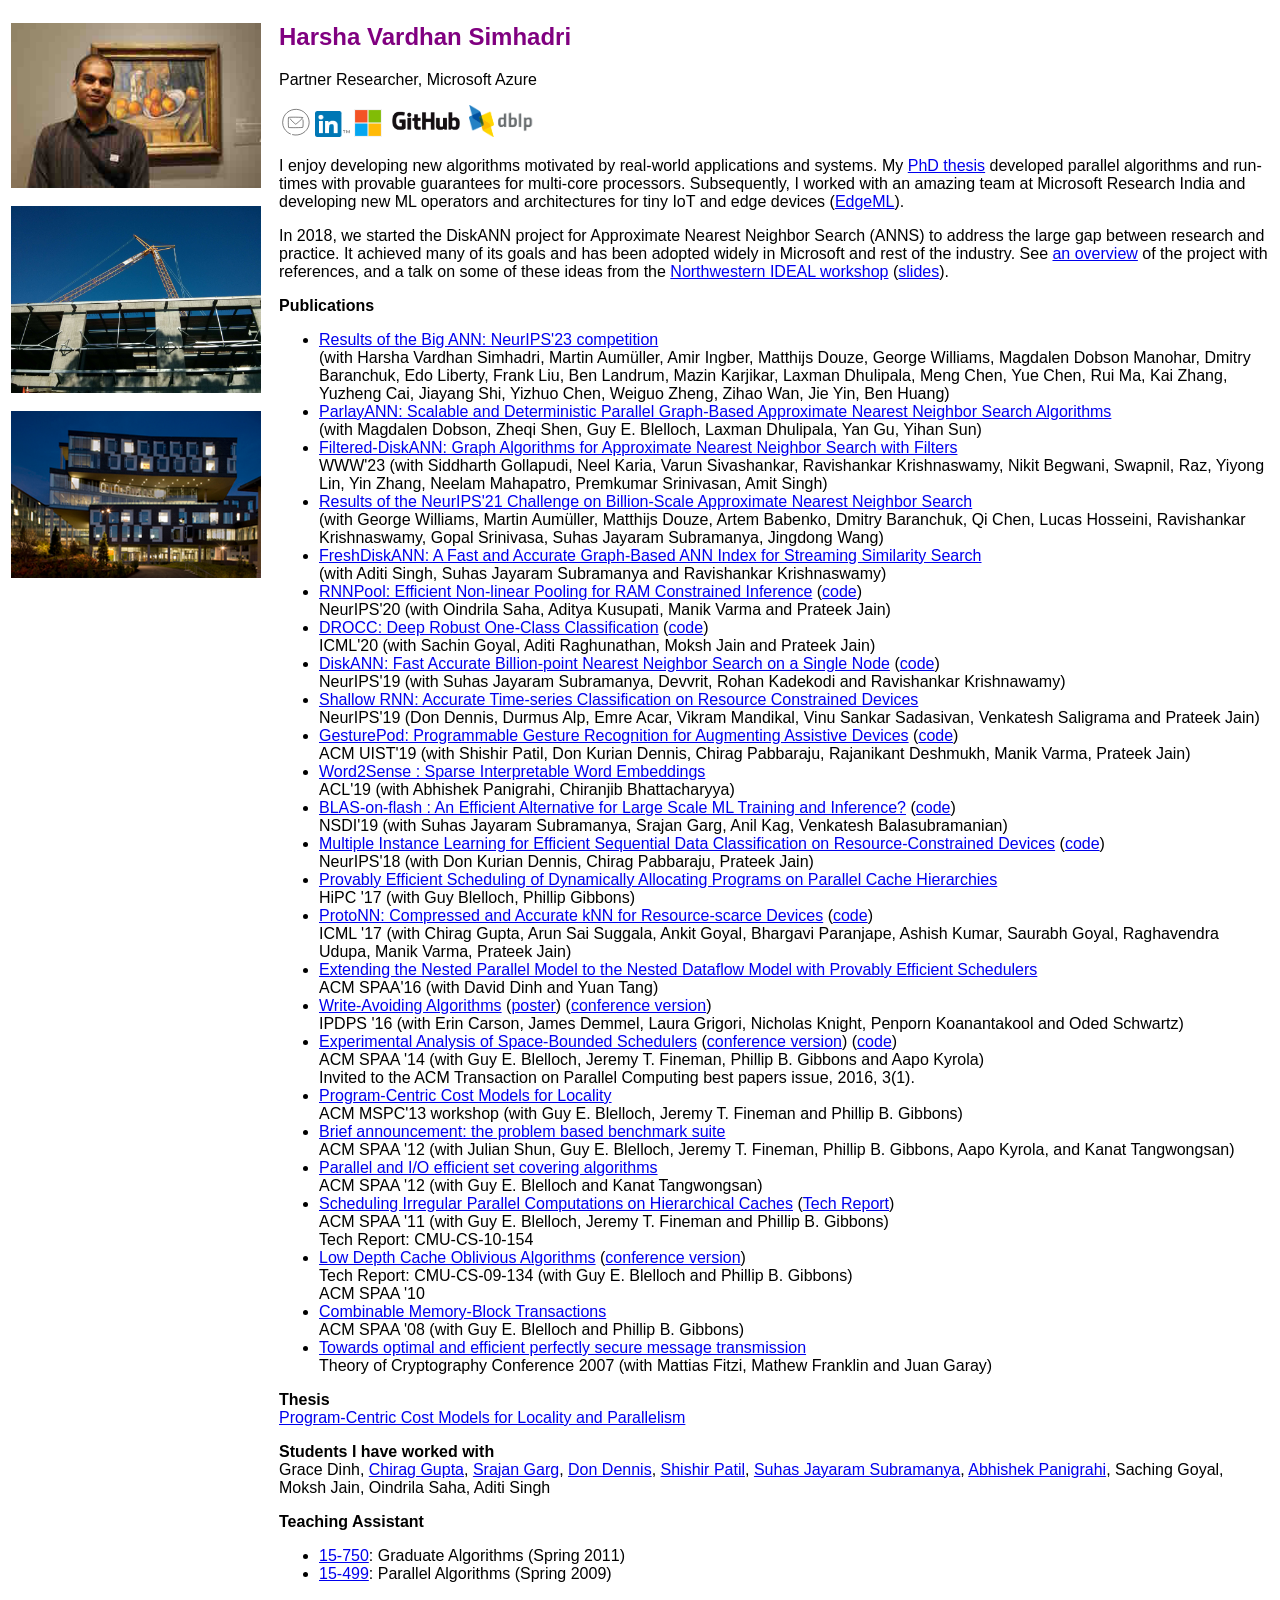
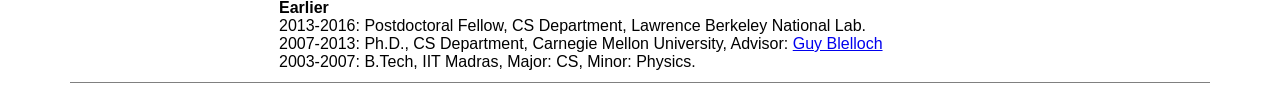
<file: index.html>
<html>

<head>

	<title>Harsha Simhadri</title>

	<meta name="description" content="homepage of Harsha Vardhan Simhadri">

	<meta name="keywords"
		content="Harshavardhan, Harsha, harsha vardhan, simhadri, Microsoft Research, LBNL, LBL, cmu, carnegie mellon university, iitm, computer science, DiskANN home page">

	<STYLE TYPE="text/css">
		BODY {
			font-family: arial;
		}
	</STYLE>
	<script type="text/javascript">

		var _gaq = _gaq || [];
		_gaq.push(['_setAccount', 'UA-21436654-1']);
		_gaq.push(['_trackPageview']);

		(function () {
			var ga = document.createElement('script'); ga.type = 'text/javascript'; ga.async = true;
			ga.src = ('https:' == document.location.protocol ? 'https://ssl' : 'http://www') + '.google-analytics.com/ga.js';
			var s = document.getElementsByTagName('script')[0]; s.parentNode.insertBefore(ga, s);
		})();

	</script>
</head>


<body>

	<table border="0">
		<tr height=10pt></tr>
		<tr>
			<td valign=top>
				<img src="pic/hv-small.jpg" width="250"><br><br>
				<img src="pic/LBL_CRT.JPG" width="250"><br><br>
				<img src="pic/gates.JPG" width="250"><br><br>
				<!--img src="pic/hillman-skeleton.JPG" width="250"--><br><br>
				<!--img src="pic/sfprt-hf.jpg" width="250"--><br>
			</td>

			<td width=10pt></td>

			<td>
				<h2>
					<font color="purple">Harsha Vardhan Simhadri</font>
				</h2>
				<p>
					Partner Researcher, Microsoft Azure
				</p>

				<p>
					<a href="mailto:harsha.v.simhadri@gmail.com"><img src="pic/email.svg" height="32" alt="email"></a>
					<a href="https://www.linkedin.com/in/harsha-vardhan-simhadri-66988a27/"><img
							src="pic/LinkedIn_logo.png" height="26" alt="LinkedIn page"></a>
					<a href="https://www.microsoft.com/en-us/research/people/harshasi/"><img
							src="pic/Microsoft_logo.svg" height="28" alt="Microsoft Research Wegpage"></a>
					<a href="https://github.com/harsha-simhadri"><img src="pic/GitHub_Logo.png" height="32"
							alt="GitHub"></a>
					<a href="http://www.informatik.uni-trier.de/~ley/db/indices/a-tree/s/Simhadri:Harsha_Vardhan.html"><img
							src="pic/dblp_logo.png" height="32" alt="DBLP"></a>
				</p>

				<p>
					I enjoy developing new algorithms motivated by real-world applications and systems.
					My <a href="pubs/thesis.pdf">PhD thesis</a> developed parallel algorithms and run-times with
					provable guarantees for multi-core processors. Subsequently, I worked with an amazing team
					at Microsoft Research India and developing new ML operators and architectures for tiny IoT and
					edge devices (<a href="https://github.com/Microsoft/EdgeML">EdgeML</a>).
				</p>

				<p>
					In 2018, we started the DiskANN project</a> for Approximate Nearest Neighbor Search (ANNS)
					to address the large gap between research and practice. It achieved many of its goals and has been adopted widely in Microsoft and rest of the industry.
					See <a href="diskann-overview.html">an overview</a> of the project with references,
					and a talk on some of these ideas from the <a href="https://www.ideal.northwestern.edu/events/theory-in-practice-workshop/">Northwestern IDEAL workshop</a> (<a href="pubs/ANNS-talk-Sep22.pptx">slides</a>).
				</p>


				<p>
					<strong>Publications</strong>
				<UL>
					<LI><a href="https://arxiv.org/abs/2409.17424">
						Results of the Big ANN: NeurIPS'23 competition</a><BR>
						(with Harsha Vardhan Simhadri, Martin Aumüller, Amir Ingber, Matthijs Douze, George Williams, Magdalen Dobson Manohar, Dmitry Baranchuk, Edo Liberty, Frank Liu, Ben Landrum, Mazin Karjikar, Laxman Dhulipala, Meng Chen, Yue Chen, Rui Ma, Kai Zhang, Yuzheng Cai, Jiayang Shi, Yizhuo Chen, Weiguo Zheng, Zihao Wan, Jie Yin, Ben Huang) </LI>

					<LI><a href="https://dl.acm.org/doi/abs/10.1145/3627535.3638475">
							ParlayANN: Scalable and Deterministic Parallel Graph-Based Approximate Nearest Neighbor
							Search Algorithms</a><BR>
						(with Magdalen Dobson, Zheqi Shen, Guy E. Blelloch, Laxman Dhulipala, Yan Gu, Yihan Sun) </LI>

					<LI><a href="pubs/Filtered-DiskANN23.pdf">
							Filtered-DiskANN: Graph Algorithms for Approximate Nearest Neighbor Search with
							Filters</a><BR>
						WWW'23 (with Siddharth Gollapudi, Neel Karia, Varun Sivashankar, Ravishankar Krishnaswamy,
						Nikit Begwani, Swapnil, Raz, Yiyong Lin, Yin Zhang, Neelam Mahapatro, Premkumar Srinivasan,
						Amit Singh) </LI>

					<LI><a href="https://arxiv.org/abs/2205.03763">
							Results of the NeurIPS'21 Challenge on Billion-Scale Approximate Nearest Neighbor
							Search</a><BR>
						(with George Williams, Martin Aumüller, Matthijs Douze, Artem Babenko,
						Dmitry Baranchuk, Qi Chen, Lucas Hosseini, Ravishankar Krishnaswamy, Gopal Srinivasa,
						Suhas Jayaram Subramanya, Jingdong Wang) </LI>

					<LI><a href="https://arxiv.org/abs/2105.09613">
							FreshDiskANN: A Fast and Accurate Graph-Based ANN Index for Streaming Similarity
							Search</a><BR>
						(with Aditi Singh, Suhas Jayaram Subramanya and Ravishankar Krishnaswamy) </LI>

					<LI><a href="pubs/RNNPool20.pdf">
							RNNPool: Efficient Non-linear Pooling for RAM Constrained Inference</a> (<a
							href="https://github.com/Microsoft/EdgeML">code</a>)<BR>
						NeurIPS'20 (with Oindrila Saha, Aditya Kusupati, Manik Varma and Prateek Jain) </LI>

					<LI><a href="pubs/DROCC20.pdf">
							DROCC: Deep Robust One-Class Classification</a> (<a
							href="https://github.com/Microsoft/EdgeML">code</a>)<BR>
						ICML'20 (with Sachin Goyal, Aditi Raghunathan, Moksh Jain and Prateek Jain) </LI>

					<LI><a href="pubs/DiskANN19.pdf">
							DiskANN: Fast Accurate Billion-point Nearest Neighbor Search on a Single Node</a> (<a
							href="https://github.com/Microsoft/DiskANN">code</a>)<BR>
						NeurIPS'19 (with Suhas Jayaram Subramanya, Devvrit, Rohan Kadekodi and Ravishankar Krishnawamy)
					</LI>

					<LI><a href="pubs/SRNN19.pdf">
							Shallow RNN: Accurate Time-series Classification on Resource Constrained Devices </a><BR>
						NeurIPS'19 (Don Dennis, Durmus Alp, Emre Acar, Vikram Mandikal, Vinu Sankar Sadasivan, Venkatesh
						Saligrama and Prateek Jain) </LI>

					<LI><a
							href="https://www.microsoft.com/en-us/research/publication/gesturepod-programmable-gesture-recognition-augmenting-assistive-devices/">
							GesturePod: Programmable Gesture Recognition for Augmenting Assistive Devices</a>
						(<a
							href="https://github.com/Microsoft/EdgeML/tree/master/Applications/GesturePod/onMKR1000">code</a>)
						<BR>
						ACM UIST'19 (with Shishir Patil, Don Kurian Dennis, Chirag Pabbaraju, Rajanikant Deshmukh, Manik
						Varma, Prateek Jain)
					</LI>

					<LI><a href="pubs/acl19.pdf">
							Word2Sense : Sparse Interpretable Word Embeddings</a><BR>
						ACL'19 (with Abhishek Panigrahi, Chiranjib Bhattacharyya) </LI>

					<LI><a href="pubs/nsdi19_final.pdf">
							BLAS-on-flash : An Efficient Alternative for Large Scale ML Training and Inference?</a>
						(<a href=https://github.com/Microsoft/Blas-on-flash>code</a>)<BR>
						NSDI'19 (with Suhas Jayaram Subramanya, Srajan Garg, Anil Kag, Venkatesh Balasubramanian) </LI>

					<LI><a href="pubs/emi-rnn-nips18.pdf">Multiple Instance Learning for Efficient Sequential Data
							Classification on Resource-Constrained Devices</a>
						(<a href="https://github.com/Microsoft/EdgeML/tree/master/tf/examples/EMI-RNN">code</a>)<BR>
						NeurIPS'18 (with Don Kurian Dennis, Chirag Pabbaraju, Prateek Jain) </LI>

					<LI><a href="pubs/hipc17.pdf">Provably Efficient Scheduling of Dynamically Allocating Programs on
							Parallel Cache Hierarchies</a><br>
						HiPC '17 (with Guy Blelloch, Phillip Gibbons)</LI>

					<LI><a href="pubs/protonn.pdf">ProtoNN: Compressed and Accurate kNN for Resource-scarce Devices</a>
						(<a href="https://github.com/Microsoft/EdgeML/tree/master/cpp">code</a>)</LI>
					ICML '17
					(with Chirag Gupta, Arun Sai Suggala, Ankit Goyal,
					Bhargavi Paranjape, Ashish Kumar, Saurabh Goyal, Raghavendra Udupa, Manik Varma, Prateek Jain) </LI>


					<LI> <a href="http://arxiv.org/abs/1602.04552"> Extending the Nested Parallel Model to the Nested
							Dataflow Model with Provably Efficient Schedulers </a> <BR>
						ACM SPAA'16 (with David Dinh and Yuan Tang) </LI>

					<LI> <a href="pubs/EECS-2015-163.pdf">Write-Avoiding Algorithms</a>
						(<a href="pubs/ASPIRE-2015-summer-poster.pdf">poster</a>)
						(<a href="pubs/wa-ipdps16.pdf">conference version</a>)<br>
						IPDPS '16
						(with Erin Carson, James Demmel, Laura Grigori, Nicholas Knight,
						Penporn Koanantakool and Oded Schwartz) </LI>


					<LI> <a href="pubs/topc16.pdf">Experimental Analysis of Space-Bounded Schedulers</a>
						(<a href="pubs/spaa14-SBFGK.pdf">conference version</a>)
						(<a href="https://github.com/harsha-simhadri/sbsched">code</a>) <br>
						ACM SPAA '14 (with Guy E. Blelloch, Jeremy T. Fineman, Phillip B. Gibbons and Aapo Kyrola) <BR>
						Invited to the ACM Transaction on Parallel Computing best papers issue, 2016, 3(1). </LI>

					<LI> <a href="pubs/mspc13-BFGS.pdf">Program-Centric Cost Models for Locality</a> <br>
						ACM MSPC'13 workshop (with Guy E. Blelloch, Jeremy T. Fineman and Phillip B. Gibbons) </LI>

					<LI> <a href="pubs/spaa12-SBFGKST.pdf">Brief announcement: the problem based benchmark suite</a><br>
						ACM SPAA '12 (with Julian Shun, Guy E. Blelloch, Jeremy T. Fineman, Phillip B. Gibbons, Aapo
						Kyrola, and Kanat Tangwongsan) </LI>

					<LI> <a href="pubs/spaa12-setcover.pdf"> Parallel and I/O efficient set covering algorithms</a><br>
						ACM SPAA '12 (with Guy E. Blelloch and Kanat Tangwongsan) </LI>


					<LI> <a href="pubs/spaa11.pdf">Scheduling Irregular Parallel Computations on Hierarchical Caches</a>
						(<a href="pubs/CMU-CS-10-154-BFGS.pdf">Tech Report</a>) <br>
						ACM SPAA '11 (with Guy E. Blelloch, Jeremy T. Fineman and Phillip B. Gibbons) <BR>
						Tech Report: CMU-CS-10-154 </LI>

					<LI> <a href="pubs/CMU-CS-09-134.pdf">Low Depth Cache Oblivious Algorithms</a>
						(<a href="pubs/spaa10-BGS.pdf">conference version</a>)<br>
						Tech Report: CMU-CS-09-134 (with Guy E. Blelloch and Phillip B. Gibbons) <br>
						ACM SPAA '10 </LI>

					<LI> <a href="pubs/spaa08-BGH.pdf">Combinable Memory-Block Transactions</a><br>
						ACM SPAA '08 (with Guy E. Blelloch and Phillip B. Gibbons) </LI>

					<LI> <a href="pubs/tcc07-FFGH.pdf"> Towards optimal and efficient perfectly secure message
							transmission</a><br>
						Theory of Cryptography Conference 2007 (with Mattias Fitzi, Mathew Franklin and Juan Garay)
					</LI>
				</UL>
				</p>

				<p>
					<strong>Thesis</strong><BR>
					<a href="pubs/thesis.pdf">Program-Centric Cost Models for Locality and Parallelism</a> <br>
				</p>

				<!--
<p>
<strong>Preprints </strong>
<UL>
  <LI> <a href="http://arxiv.org/abs/1512.02737"> Using Symmetry to Schedule Matrix Multiplication</a><BR>
</UL>
</p>
-->

				<p>
					<strong>Students I have worked with</strong><BR>
					Grace Dinh,
					<a href="https://aigen.github.io/">Chirag Gupta</a>,
					<a href="https://www.cse.iitb.ac.in/~garg/">Srajan Garg</a>,
					<a href="https://dkdennis.xyz/">Don Dennis<a>,
							<a href="https://shishirpatil.github.io/">Shishir Patil</a>,
							<a href="https://suhasjs.github.io/">Suhas Jayaram Subramanya</a>,
							<a href="https://abhishekpanigrahi1996.github.io/">Abhishek Panigrahi</a>,
							Saching Goyal, Moksh Jain, Oindrila Saha, Aditi Singh
							<p>

								<strong>Teaching Assistant</strong>
								<UL>
									<LI> <a href="http://www.cs.cmu.edu/afs/cs/academic/class/15750-s11/www/">
											15-750</a>: Graduate Algorithms (Spring 2011)
									<LI> <a href="http://www.cs.cmu.edu/afs/cs/academic/class/15499-s09/www/">
											15-499</a>: Parallel Algorithms (Spring 2009)
								</UL>
							</p>

							<p>
								<strong>Earlier</strong><br>
								2013-2016: Postdoctoral Fellow, CS Department, Lawrence Berkeley National Lab. <BR>
								2007-2013: Ph.D., CS Department, Carnegie Mellon University, Advisor: <a
									href="http://www.cs.cmu.edu/~guyb/">Guy Blelloch</a> <BR>
								2003-2007: B.Tech, IIT Madras, Major: CS, Minor: Physics.
							</p>
			</td>
		</tr>
	</table>

	<hr width="90%" size="1" color="grey">

	<script src="http://www.google-analytics.com/urchin.js" type="text/javascript">
	</script>
	<script type="text/javascript">
		try {
			_uacct = "UA-7201574-1";
			urchinTracker();
		} catch (err) { }</script>

</body>

</html>
</file>
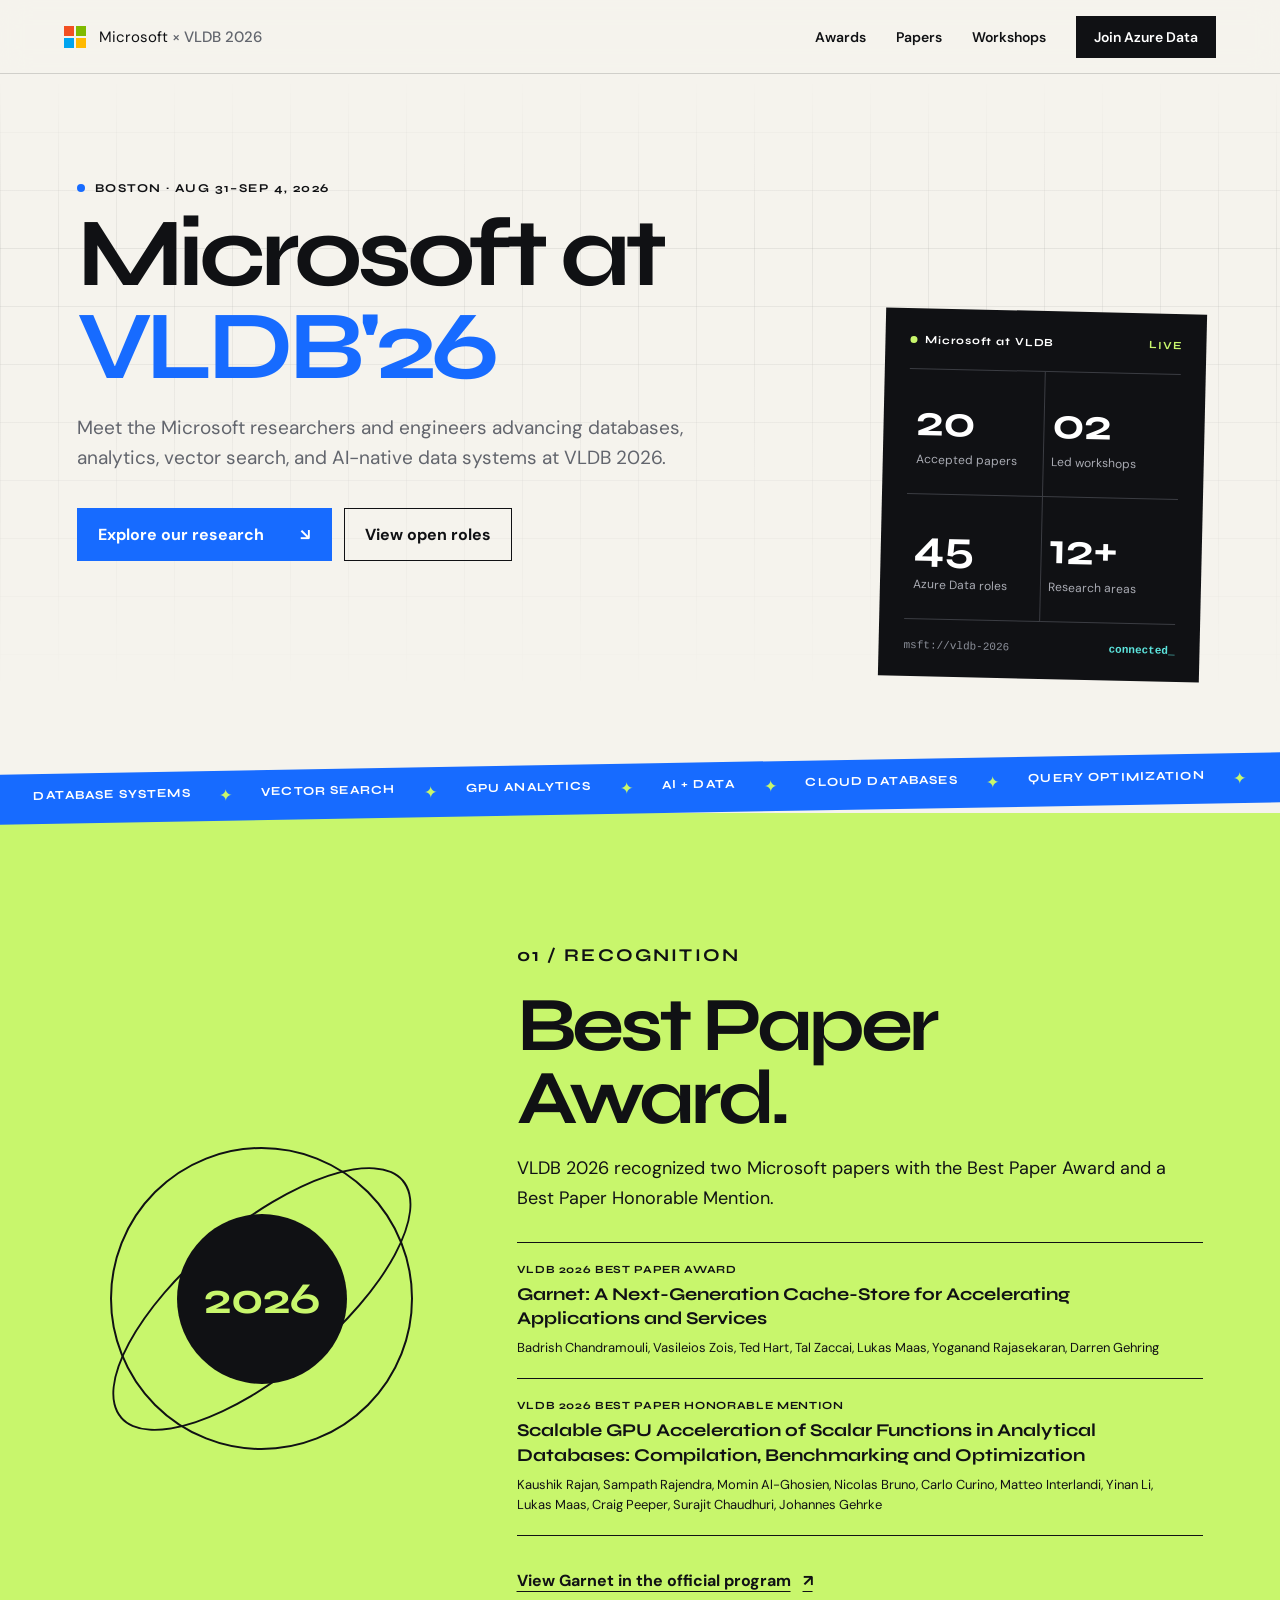
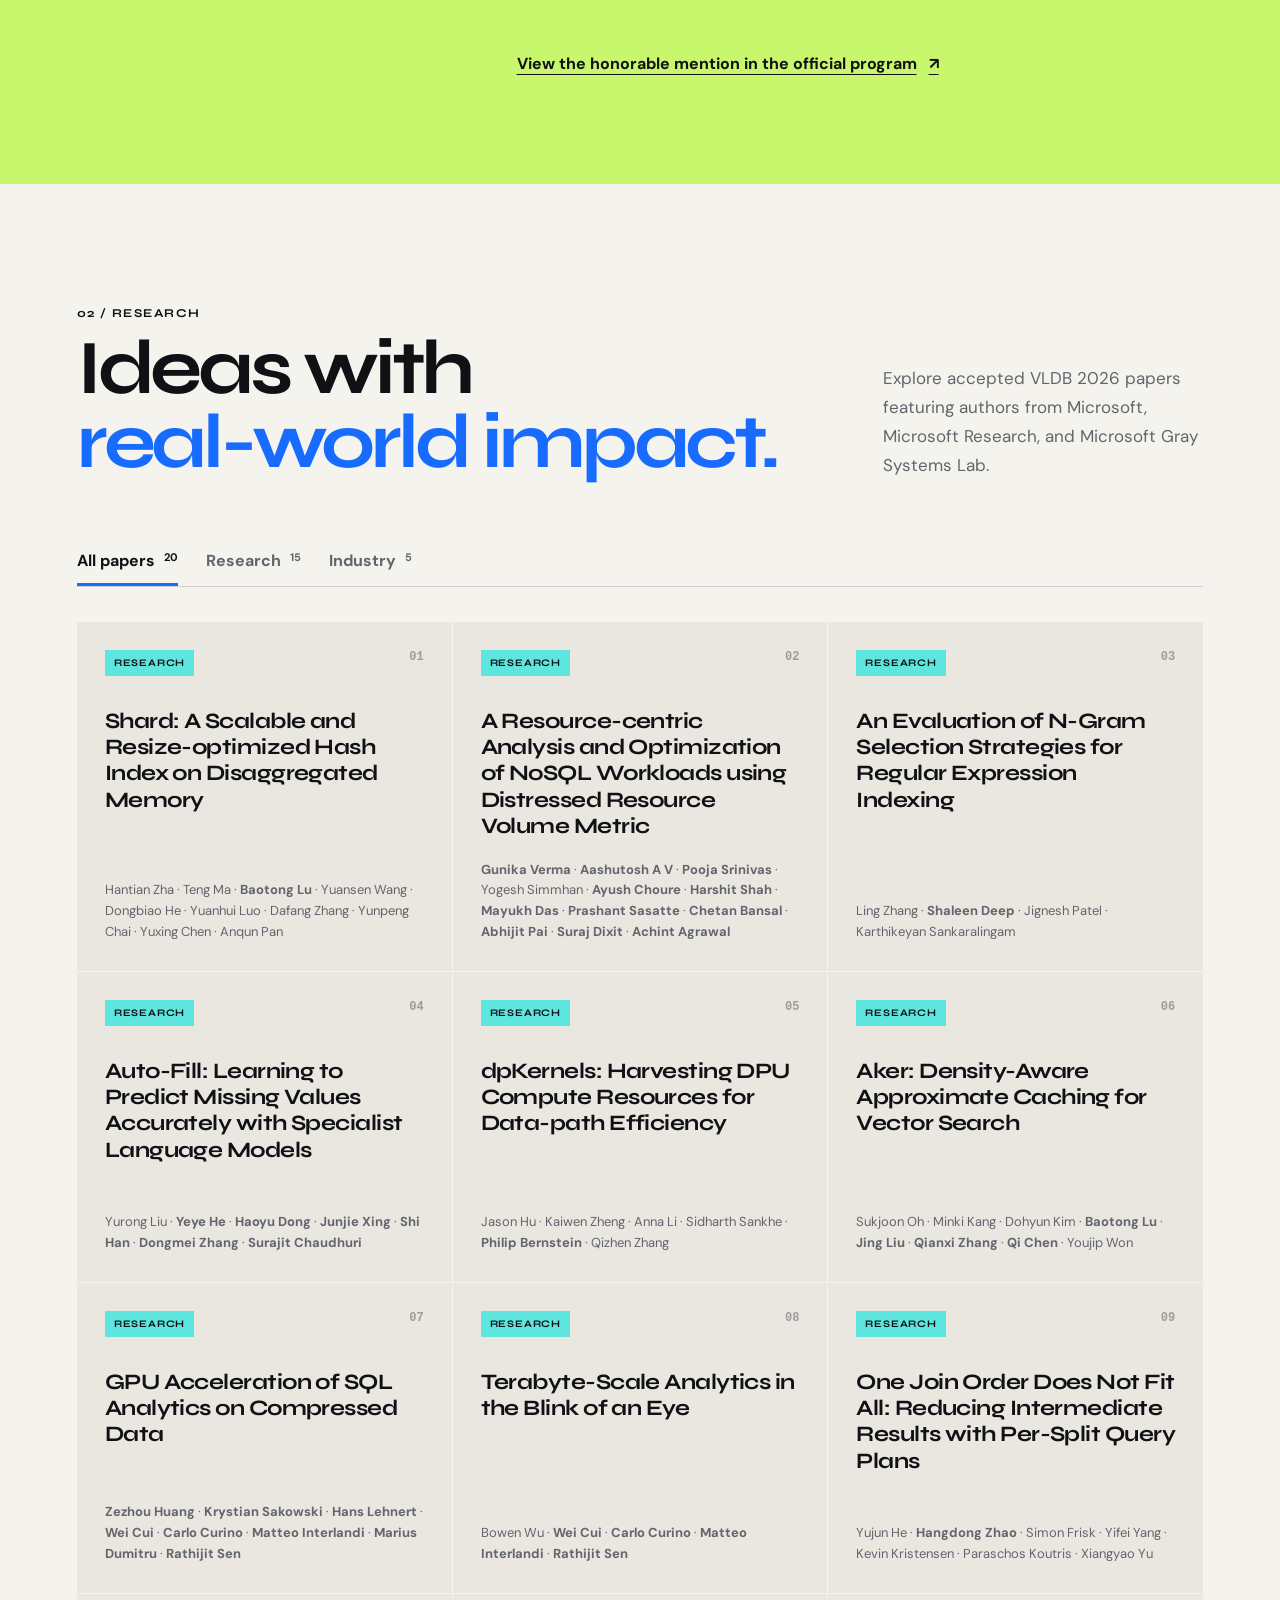
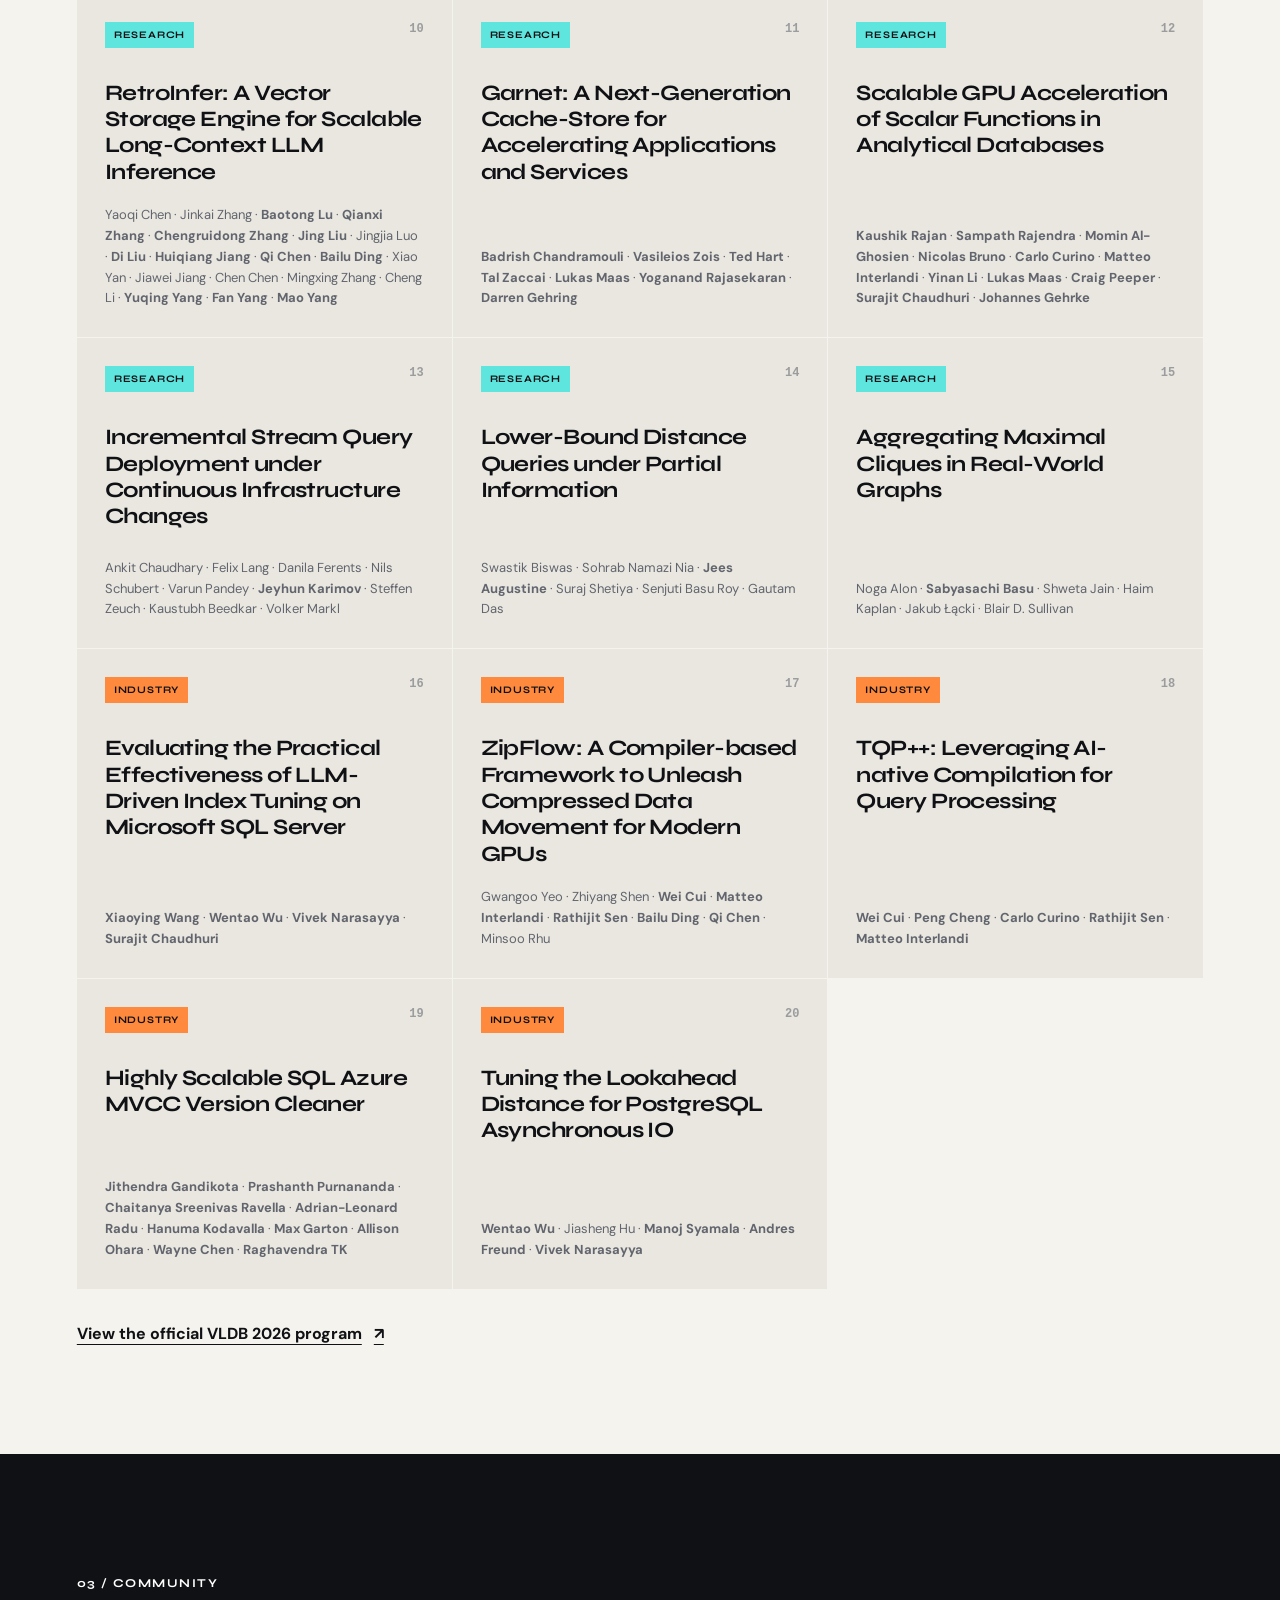
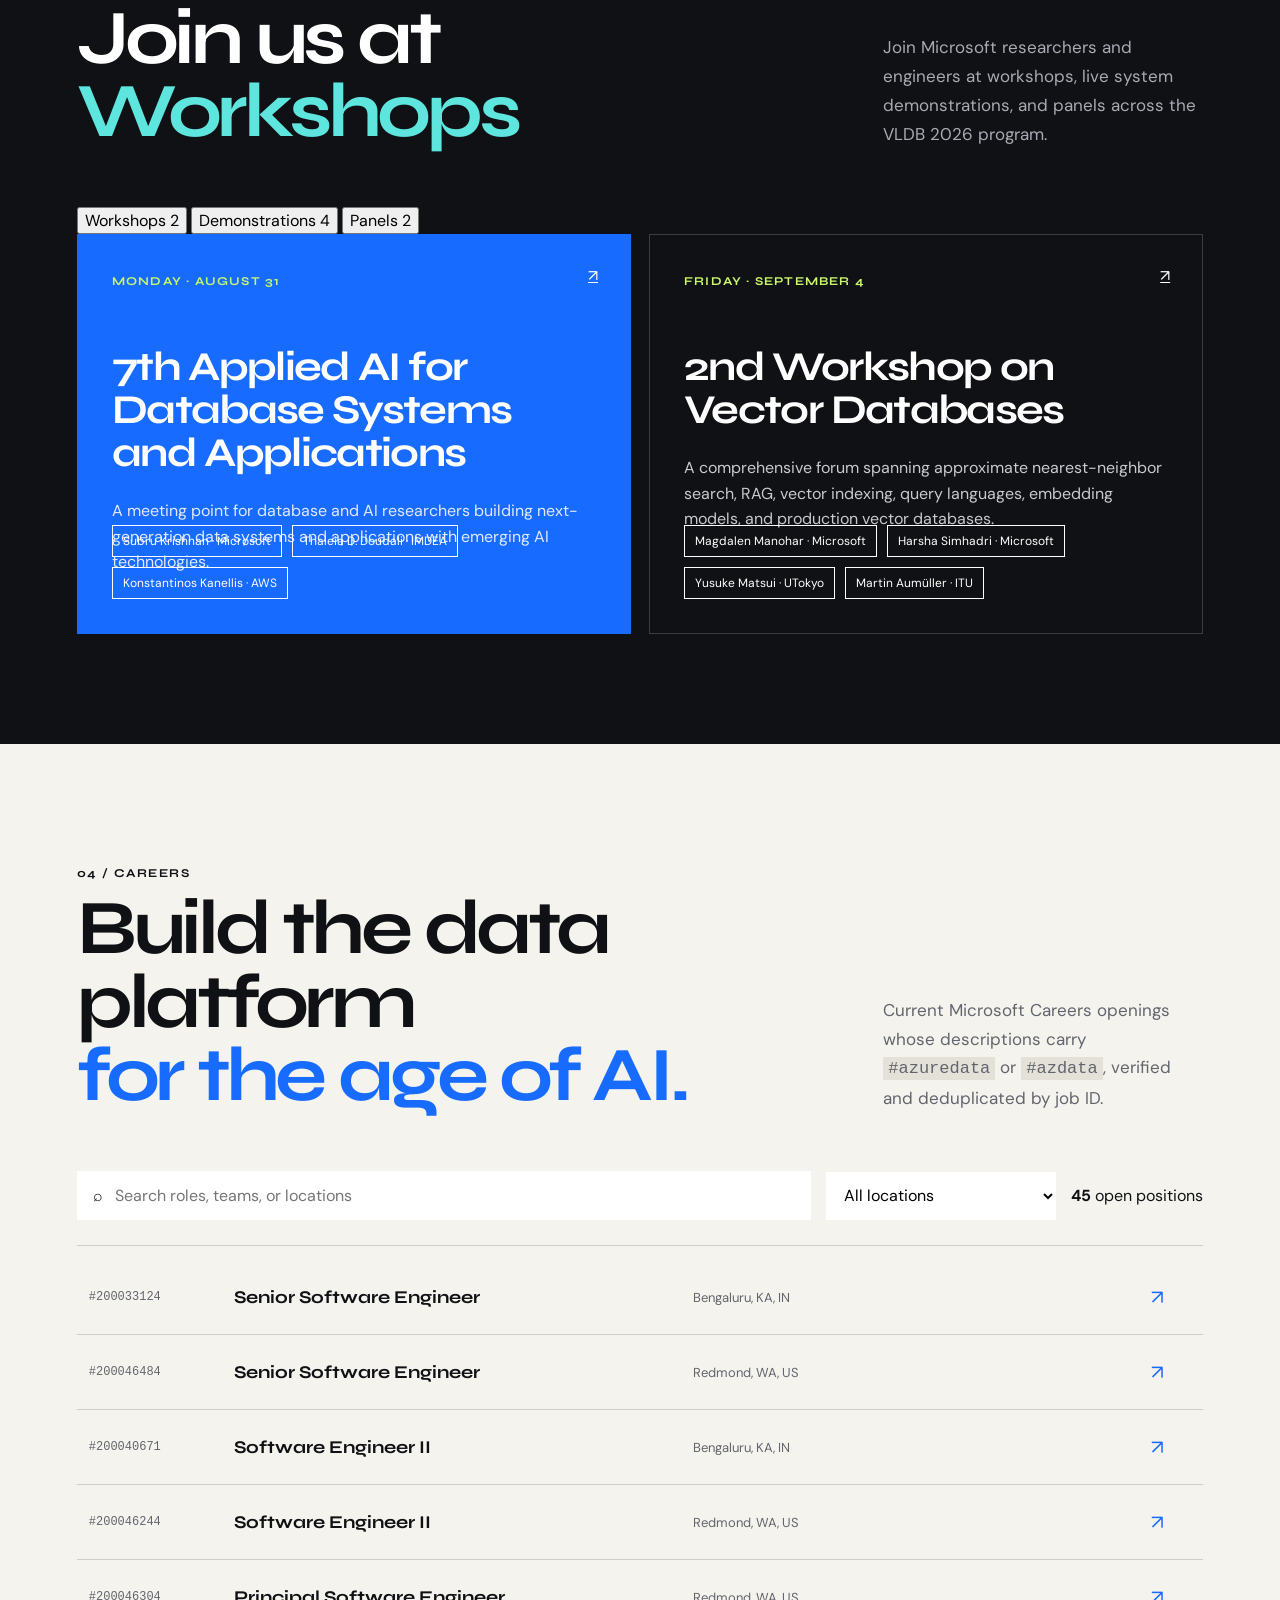
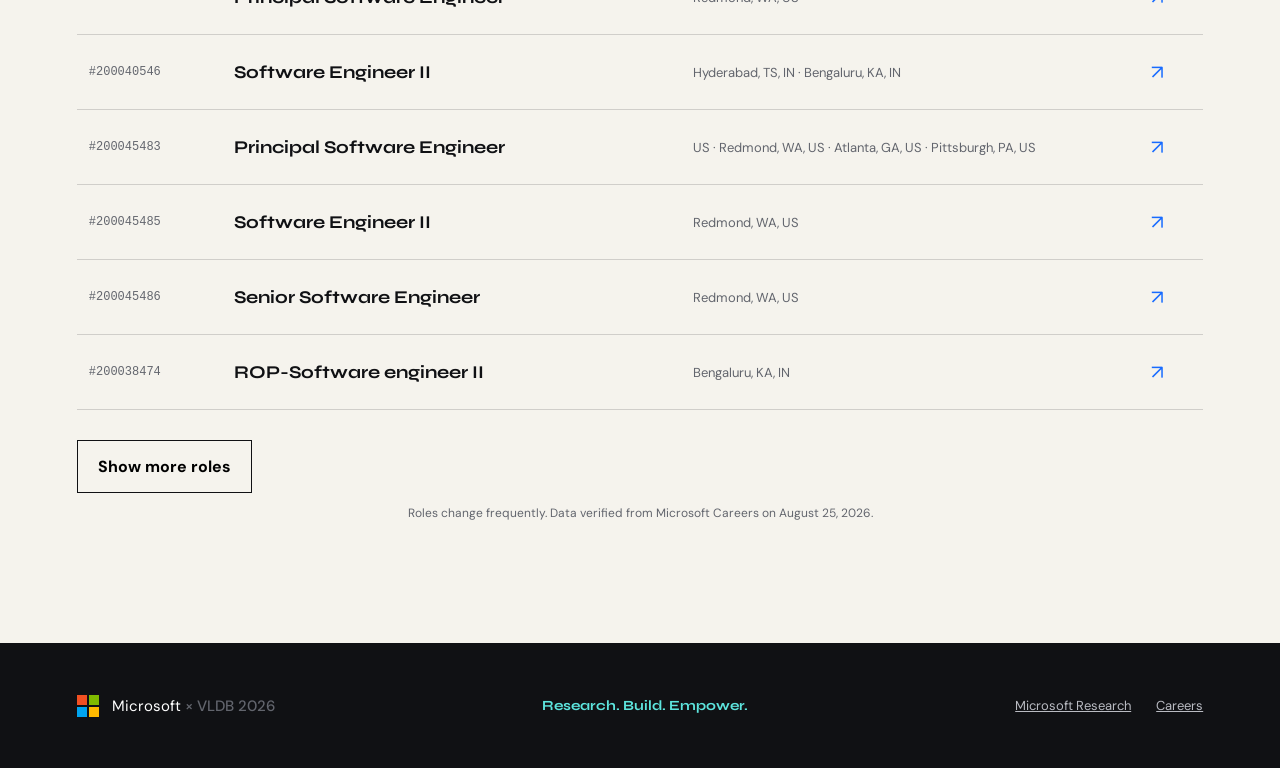
<file: microsoft-vldb26/index.html>
<!doctype html>
<html lang="en">
<head>
  <meta charset="utf-8">
  <meta name="viewport" content="width=device-width, initial-scale=1">
  <meta name="description" content="Microsoft at VLDB 2026: papers, workshops, awards, and Azure Data careers.">
  <title>Microsoft at VLDB'26</title>
  <link rel="preconnect" href="https://fonts.googleapis.com">
  <link rel="preconnect" href="https://fonts.gstatic.com" crossorigin>
  <link href="https://fonts.googleapis.com/css2?family=DM+Sans:wght@400;500;600;700&family=Syne:wght@600;700;800&display=swap" rel="stylesheet">
  <link rel="stylesheet" href="styles.css">
  <script src="data.js" defer></script>
  <script src="app.js" defer></script>
</head>
<body>
  <header class="site-header">
    <a class="brand" href="#top" aria-label="Microsoft at VLDB 2026 home">
      <span class="ms-mark" aria-hidden="true"><i></i><i></i><i></i><i></i></span>
      <span>Microsoft <b>× VLDB 2026</b></span>
    </a>
    <nav aria-label="Primary navigation">
      <a href="#awards">Awards</a>
      <a href="#papers">Papers</a>
      <a href="#workshops">Workshops</a>
      <a class="nav-cta" href="#careers">Join Azure Data</a>
    </nav>
  </header>

  <main id="top">
    <section class="hero">
      <div class="hero-grid" aria-hidden="true"></div>
      <div class="hero-content">
        <p class="eyebrow"><span></span> Boston · Aug 31–Sep 4, 2026</p>
        <h1>Microsoft at<br><em>VLDB'26</em></h1>
        <p class="hero-copy">Meet the Microsoft researchers and engineers advancing databases, analytics, vector search, and AI-native data systems at VLDB 2026.</p>
        <div class="hero-actions">
          <a class="button primary" href="#papers">Explore our research <span>↘</span></a>
          <a class="button secondary" href="#careers">View open roles</a>
        </div>
      </div>
      <aside class="hero-panel" aria-label="Microsoft VLDB 2026 highlights">
        <div class="signal">
          <span class="pulse"></span>
          <span>Microsoft at VLDB</span>
          <strong>LIVE</strong>
        </div>
        <div class="stat-grid">
          <div><strong id="paper-stat">20</strong><span>Accepted papers</span></div>
          <div><strong>02</strong><span>Led workshops</span></div>
          <div><strong id="job-stat">45</strong><span>Azure Data roles</span></div>
          <div><strong>12+</strong><span>Research areas</span></div>
        </div>
        <div class="terminal-line"><span>msft://vldb-2026</span><b>connected_</b></div>
      </aside>
    </section>

    <section class="ticker" aria-label="Featured research areas">
      <div>
        <span>DATABASE SYSTEMS</span><i>✦</i><span>VECTOR SEARCH</span><i>✦</i>
        <span>GPU ANALYTICS</span><i>✦</i><span>AI + DATA</span><i>✦</i>
        <span>CLOUD DATABASES</span><i>✦</i><span>QUERY OPTIMIZATION</span><i>✦</i>
      </div>
    </section>

    <section class="section awards-section" id="awards">
      <div class="award-card">
        <div class="award-art" aria-hidden="true">
          <div class="orbit one"></div><div class="orbit two"></div><div class="award-core">2026</div>
        </div>
        <div class="award-copy">
          <p class="section-number">01 / RECOGNITION</p>
          <h2>Best Paper Award.</h2>
          <p>VLDB 2026 recognized two Microsoft papers with the Best Paper Award and a Best Paper Honorable Mention.</p>
          <div class="award-winners">
            <span>
              <b>VLDB 2026 Best Paper Award</b>
              <strong>Garnet: A Next-Generation Cache-Store for Accelerating Applications and Services</strong>
              <small>Badrish Chandramouli, Vasileios Zois, Ted Hart, Tal Zaccai, Lukas Maas, Yoganand Rajasekaran, Darren Gehring</small>
            </span>
            <span>
              <b>VLDB 2026 Best Paper Honorable Mention</b>
              <strong>Scalable GPU Acceleration of Scalar Functions in Analytical Databases: Compilation, Benchmarking and Optimization</strong>
              <small>Kaushik Rajan, Sampath Rajendra, Momin Al-Ghosien, Nicolas Bruno, Carlo Curino, Matteo Interlandi, Yinan Li, Lukas Maas, Craig Peeper, Surajit Chaudhuri, Johannes Gehrke</small>
            </span>
          </div>
          <div class="award-links">
            <a class="source-link" href="https://www.vldb.org/2026/program.html#res-37" target="_blank" rel="noreferrer">View Garnet in the official program <span>↗</span></a>
            <a class="source-link" href="https://www.vldb.org/2026/program.html#res-37" target="_blank" rel="noreferrer">View the honorable mention in the official program <span>↗</span></a>
          </div>
        </div>
      </div>
    </section>

    <section class="section papers-section" id="papers">
      <div class="section-heading">
        <div>
          <p class="section-number">02 / RESEARCH</p>
          <h2>Ideas with<br><em>real-world impact.</em></h2>
        </div>
        <p>Explore accepted VLDB 2026 papers featuring authors from Microsoft, Microsoft Research, and Microsoft Gray Systems Lab.</p>
      </div>
      <div class="filter-row" role="group" aria-label="Filter papers">
        <button class="filter active" data-paper-filter="all">All papers <span>20</span></button>
        <button class="filter" data-paper-filter="research">Research <span>15</span></button>
        <button class="filter" data-paper-filter="industry">Industry <span>5</span></button>
      </div>
      <div class="paper-grid" id="paper-grid"></div>
      <a class="source-link" href="https://www.vldb.org/2026/program.html" target="_blank" rel="noreferrer">View the official VLDB 2026 program <span>↗</span></a>
    </section>

    <section class="section workshops-section" id="workshops">
      <div class="section-heading light">
        <div>
          <p class="section-number">03 / COMMUNITY</p>
          <h2>Join us at<br><em>Workshops</em></h2>
        </div>
        <p>Join Microsoft researchers and engineers at workshops, live system demonstrations, and panels across the VLDB 2026 program.</p>
      </div>
      <div class="community-tabs" role="group" aria-label="Filter community program">
        <button class="community-tab active" data-community-filter="workshops">Workshops <span>2</span></button>
        <button class="community-tab" data-community-filter="demonstrations">Demonstrations <span>4</span></button>
        <button class="community-tab" data-community-filter="panels">Panels <span>2</span></button>
      </div>
      <div class="workshop-grid" id="community-grid"></div>
    </section>

    <section class="section careers-section" id="careers">
      <div class="section-heading">
        <div>
          <p class="section-number">04 / CAREERS</p>
          <h2>Build the data platform<br><em>for the age of AI.</em></h2>
        </div>
        <p>Current Microsoft Careers openings whose descriptions carry <code>#azuredata</code> or <code>#azdata</code>, verified and deduplicated by job ID.</p>
      </div>
      <div class="job-tools">
        <label class="search-box">
          <span aria-hidden="true">⌕</span>
          <span class="sr-only">Search positions</span>
          <input id="job-search" type="search" placeholder="Search roles, teams, or locations">
        </label>
        <label>
          <span class="sr-only">Filter by country</span>
          <select id="location-filter"><option value="all">All locations</option></select>
        </label>
        <p><strong id="job-count">45</strong> open positions</p>
      </div>
      <div class="job-list" id="job-list"></div>
      <button class="button secondary load-more" id="load-more" type="button">Show more roles</button>
      <p class="data-note">Roles change frequently. Data verified from Microsoft Careers on August 25, 2026.</p>
    </section>
  </main>

  <footer>
    <div class="brand">
      <span class="ms-mark" aria-hidden="true"><i></i><i></i><i></i><i></i></span>
      <span>Microsoft <b>× VLDB 2026</b></span>
    </div>
    <p>Research. Build. Empower.</p>
    <div><a href="https://www.microsoft.com/research/" target="_blank" rel="noreferrer">Microsoft Research</a><a href="https://careers.microsoft.com/" target="_blank" rel="noreferrer">Careers</a></div>
  </footer>
</body>
</html>
</file>
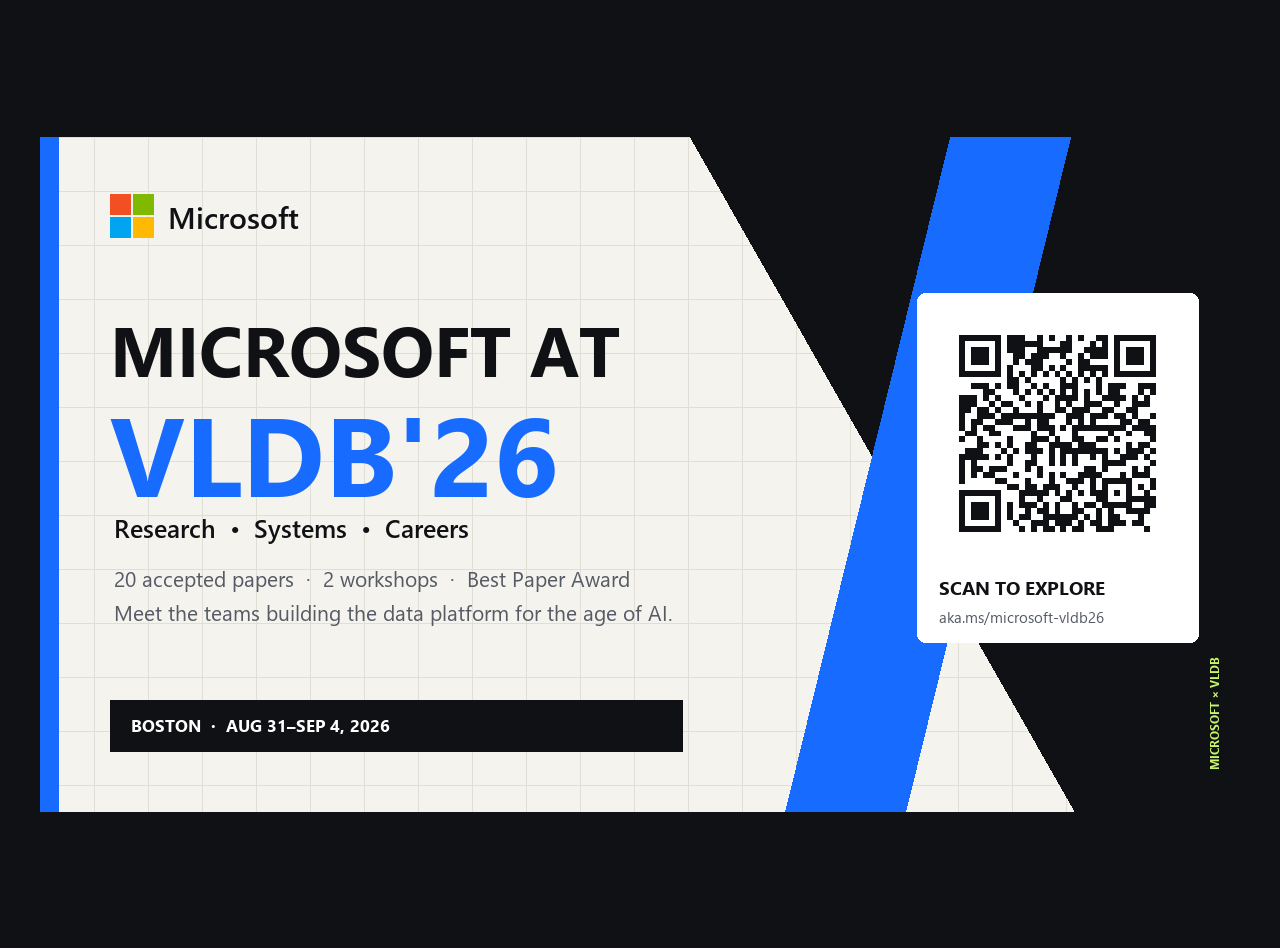
<file: vldb-2026-microsoft-booth/banner/index.html>
<!doctype html>
<html lang="en">
<head>
  <meta charset="utf-8">
  <meta name="viewport" content="width=device-width, initial-scale=1">
  <title>Microsoft VLDB'26 Whova Banner</title>
  <style>
    body { align-items: center; background: #101114; display: flex; justify-content: center; margin: 0; min-height: 100vh; padding: 24px; }
    a { display: block; max-width: 1200px; }
    img { display: block; height: auto; max-width: 100%; }
  </style>
</head>
<body>
  <a href="https://aka.ms/microsoft-vldb26" aria-label="Visit Microsoft at VLDB 2026">
    <img src="microsoft-vldb26-whova-banner.png" alt="Microsoft at VLDB'26: research, systems, careers">
  </a>
</body>
</html>
</file>
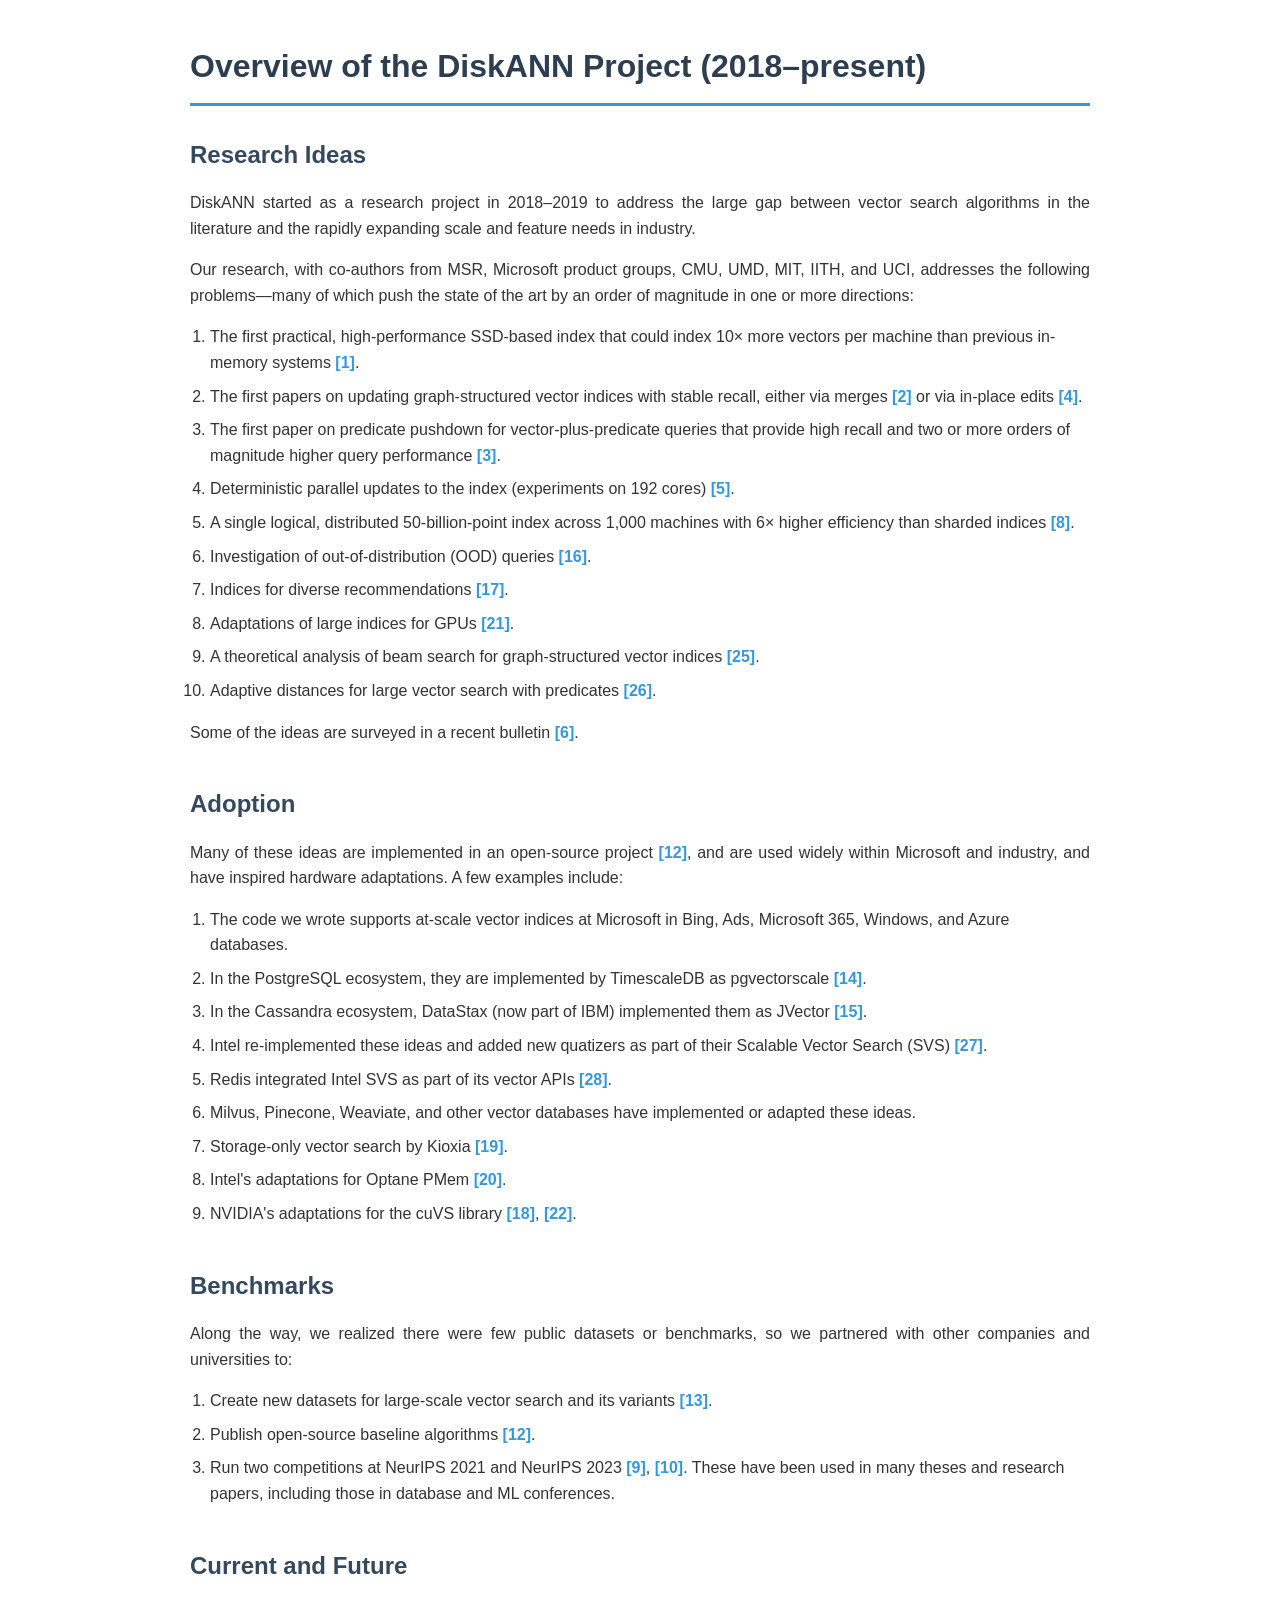
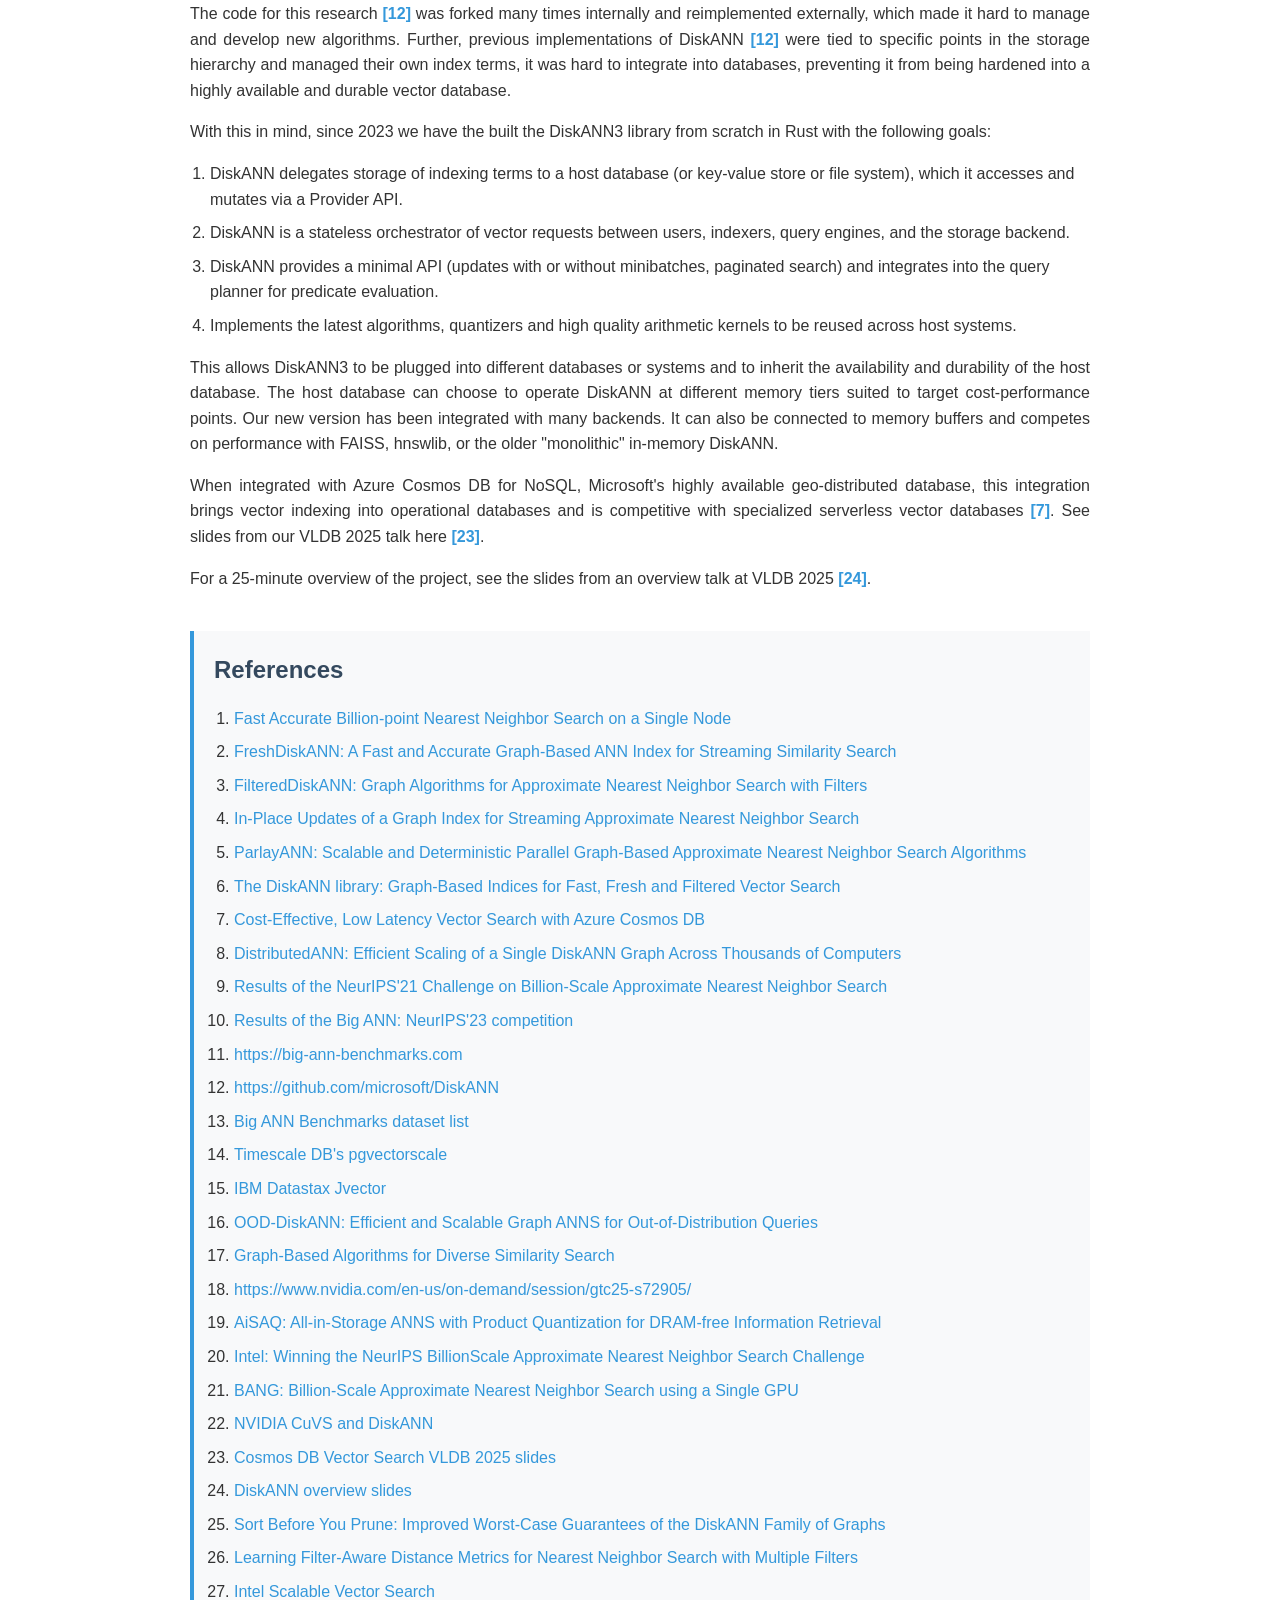
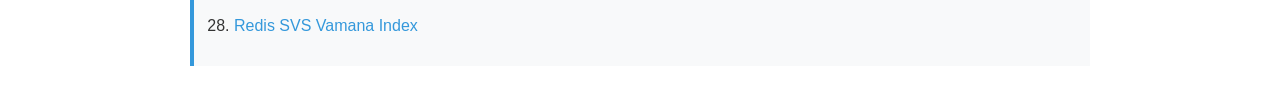
<file: diskann-overview.html>
<!DOCTYPE html>
<html lang="en">
<head>
    <meta charset="UTF-8">
    <meta name="viewport" content="width=device-width, initial-scale=1.0">
    <title>Overview of the DiskANN Project (2018–present)</title>
    <style>
        body {
            font-family: -apple-system, BlinkMacSystemFont, 'Segoe UI', Roboto, sans-serif;
            line-height: 1.6;
            max-width: 900px;
            margin: 0 auto;
            padding: 20px;
            color: #333;
            background-color: #fff;
        }
        h1 {
            color: #2c3e50;
            border-bottom: 3px solid #3498db;
            padding-bottom: 10px;
        }
        h2 {
            color: #34495e;
            margin-top: 30px;
            margin-bottom: 15px;
        }
        ol, ul {
            padding-left: 20px;
        }
        li {
            margin-bottom: 8px;
        }
        p {
            margin-bottom: 15px;
            text-align: justify;
        }
        .section {
            margin-bottom: 40px;
        }
        .references {
            background-color: #f8f9fa;
            padding: 20px;
            border-left: 4px solid #3498db;
            margin-top: 30px;
        }
        .references h2 {
            margin-top: 0;
        }
        .references ol {
            margin-bottom: 0;
        }
        code {
            background-color: #f1f2f6;
            padding: 2px 4px;
            border-radius: 3px;
            font-family: 'Courier New', monospace;
        }
        a {
            color: #3498db;
            text-decoration: none;
        }
        a:hover {
            text-decoration: underline;
        }
        .citation {
            color: #3498db;
            text-decoration: none;
            font-weight: bold;
        }
        .citation:hover {
            text-decoration: underline;
        }
        .reference-item {
            scroll-margin-top: 20px;
        }
    </style>
</head>
<body>
    <h1>Overview of the DiskANN Project (2018–present)</h1>

    <div class="section">
        <h2>Research Ideas</h2>
        <p>DiskANN started as a research project in 2018–2019 to address the large gap between vector search algorithms in the literature and the rapidly expanding scale and feature needs in industry.</p>
        
        <p>Our research, with co-authors from MSR, Microsoft product groups, CMU, UMD, MIT, IITH, and UCI, addresses the following problems—many of which push the state of the art by an order of magnitude in one or more directions:</p>
        
        <ol>
            <li>The first practical, high-performance SSD-based index that could index 10× more vectors per machine than previous in-memory systems <a href="#ref1" class="citation">[1]</a>.</li>
            <li>The first papers on updating graph-structured vector indices with stable recall, either via merges <a href="#ref2" class="citation">[2]</a> or via in-place edits <a href="#ref4" class="citation">[4]</a>.</li>
            <li>The first paper on predicate pushdown for vector-plus-predicate queries that provide high recall and two or more orders of magnitude higher query performance <a href="#ref3" class="citation">[3]</a>.</li>
            <li>Deterministic parallel updates to the index (experiments on 192 cores) <a href="#ref5" class="citation">[5]</a>.</li>
            <li>A single logical, distributed 50-billion-point index across 1,000 machines with 6× higher efficiency than sharded indices <a href="#ref8" class="citation">[8]</a>.</li>
            <li>Investigation of out-of-distribution (OOD) queries <a href="#ref16" class="citation">[16]</a>.</li>
            <li>Indices for diverse recommendations <a href="#ref17" class="citation">[17]</a>.</li>
            <li>Adaptations of large indices for GPUs <a href="#ref21" class="citation">[21]</a>.</li>
            <li>A theoretical analysis of beam search for graph-structured vector indices <a href="#ref25" class="citation">[25]</a>.</li>
            <li>Adaptive distances for large vector search with predicates <a href="#ref26" class="citation">[26]</a>.</li>
        </ol>
        
        <p>Some of the ideas are surveyed in a recent bulletin <a href="#ref6" class="citation">[6]</a>.</p>
    </div>
    
    <div class="section">
        <h2>Adoption</h2>
        <p>Many of these ideas are implemented in an open-source project <a href="#ref12" class="citation">[12]</a>, and are used widely within Microsoft and industry, and have inspired hardware adaptations. A few examples include:</p>
        
        <ol>
            <li>The code we wrote supports at-scale vector indices at Microsoft in Bing, Ads, Microsoft 365, Windows, and Azure databases.</li>
            <li>In the PostgreSQL ecosystem, they are implemented by TimescaleDB as pgvectorscale <a href="#ref14" class="citation">[14]</a>.</li>
            <li>In the Cassandra ecosystem, DataStax (now part of IBM) implemented them as JVector <a href="#ref15" class="citation">[15]</a>.</li>
            <li>Intel re-implemented these ideas and added new quatizers as part of their Scalable Vector Search (SVS) <a href="#ref27" class="citation">[27]</a>.</li>
            <li>Redis integrated Intel SVS as part of its vector APIs <a href="#ref28" class="citation">[28]</a>.</li>
            <li>Milvus, Pinecone, Weaviate, and other vector databases have implemented or adapted these ideas.</li>
            <li>Storage-only vector search by Kioxia <a href="#ref19" class="citation">[19]</a>.</li>
            <li>Intel's adaptations for Optane PMem <a href="#ref20" class="citation">[20]</a>.</li>
            <li>NVIDIA's adaptations for the cuVS library <a href="#ref18" class="citation">[18]</a>, <a href="#ref22" class="citation">[22]</a>.</li>
        </ol>
    </div>

    <div class="section">
        <h2>Benchmarks</h2>
        <p>Along the way, we realized there were few public datasets or benchmarks, so we partnered with other companies and universities to:</p>
        
        <ol>
            <li>Create new datasets for large-scale vector search and its variants <a href="#ref13" class="citation">[13]</a>.</li>
            <li>Publish open-source baseline algorithms <a href="#ref12" class="citation">[12]</a>.</li>
            <li>Run two competitions at NeurIPS 2021 and NeurIPS 2023 <a href="#ref9" class="citation">[9]</a>, <a href="#ref10" class="citation">[10]</a>. These have been used in many theses and research papers, including those in database and ML conferences.</li>
        </ol>
    </div>
    
    <div class="section">
        <h2>Current and Future</h2>
        <p>The code for this research <a href="#ref12" class="citation">[12]</a> was forked many times internally and reimplemented externally, which made it hard to manage and develop new algorithms. 
            Further, previous implementations of DiskANN <a href="#ref12" class="citation">[12]</a> were tied to specific points in the storage hierarchy and managed their own index terms, 
            it was hard to integrate into databases, preventing it from being hardened into a highly available and durable vector database.</p>
        <p>With this in mind, since 2023 we have the built the <bold>DiskANN3</bold> library from scratch in Rust with the following goals:</p>
        
        <ol>
            <li>DiskANN delegates storage of indexing terms to a host database (or key-value store or file system), which it accesses and mutates via a Provider API.</li>
            <li>DiskANN is a stateless orchestrator of vector requests between users, indexers, query engines, and the storage backend.</li>
            <li>DiskANN provides a minimal API (updates with or without minibatches, paginated search) and integrates into the query planner for predicate evaluation.</li>
            <li>Implements the latest algorithms, quantizers and high quality arithmetic kernels to be reused across host systems.</li>
        </ol>
        
        <p>This allows <bold>DiskANN3</bold> to be plugged into different databases or systems and to inherit the availability and durability of the host database. 
            The host database can choose to operate DiskANN at different memory tiers suited to target cost-performance points.
             Our new version has been integrated with many backends. It can also be connected to memory buffers and competes on performance with FAISS, hnswlib, or the older "monolithic" in-memory DiskANN.</p>
        
        <p>When integrated with Azure Cosmos DB for NoSQL, Microsoft's highly available geo-distributed database, this integration brings vector
            indexing into operational databases and is competitive with specialized serverless vector databases <a href="#ref7" class="citation">[7]</a>. See slides from our VLDB 2025 talk here <a href="#ref23" class="citation">[23]</a>.</p>
        
        <p>For a 25-minute overview of the project, see the slides from an overview talk at VLDB 2025 <a href="#ref24" class="citation">[24]</a>.</p>
    </div>

    <div class="references">
        <h2>References</h2>
        <ol>
            <li id="ref1" class="reference-item"><a href="https://harsha-simhadri.org/pubs/DiskANN19.pdf">Fast Accurate Billion-point Nearest Neighbor Search on a Single Node</a></li>
            <li id="ref2" class="reference-item"><a href="https://arxiv.org/abs/2105.09613">FreshDiskANN: A Fast and Accurate Graph-Based ANN Index for Streaming Similarity Search</a></li>
            <li id="ref3" class="reference-item"><a href="https://harsha-simhadri.org/pubs/Filtered-DiskANN23.pdf">FilteredDiskANN: Graph Algorithms for Approximate Nearest Neighbor Search with Filters</a></li>
            <li id="ref4" class="reference-item"><a href="https://arxiv.org/abs/2502.13826">In-Place Updates of a Graph Index for Streaming Approximate Nearest Neighbor Search</a></li>
            <li id="ref5" class="reference-item"><a href="https://dl.acm.org/doi/abs/10.1145/3627535.3638475">ParlayANN: Scalable and Deterministic Parallel Graph-Based Approximate Nearest Neighbor Search Algorithms</a></li>
            <li id="ref6" class="reference-item"><a href="http://sites.computer.org/debull/A24sept/p20.pdf">The DiskANN library: Graph-Based Indices for Fast, Fresh and Filtered Vector Search</a></li>
            <li id="ref7" class="reference-item"><a href="https://arxiv.org/pdf/2505.05885">Cost-Effective, Low Latency Vector Search with Azure Cosmos DB</a></li>
            <li id="ref8" class="reference-item"><a href="https://openreview.net/forum?id=6AEsfCLRm3">DistributedANN: Efficient Scaling of a Single DiskANN Graph Across Thousands of Computers</a></li>
            <li id="ref9" class="reference-item"><a href="https://proceedings.mlr.press/v176/simhadri22a/simhadri22a.pdf">Results of the NeurIPS'21 Challenge on Billion-Scale Approximate Nearest Neighbor Search</a></li>
            <li id="ref10" class="reference-item"><a href="https://arxiv.org/abs/2409.17424">Results of the Big ANN: NeurIPS'23 competition</a></li>
            <li id="ref11" class="reference-item"><a href="https://big-ann-benchmarks.com">https://big-ann-benchmarks.com</a></li>
            <li id="ref12" class="reference-item"><a href="https://github.com/microsoft/DiskANN">https://github.com/microsoft/DiskANN</a></li>
            <li id="ref13" class="reference-item"><a href="https://github.com/harsha-simhadri/big-ann-benchmarks/blob/main/benchmark/datasets.py">Big ANN Benchmarks dataset list</a></li>
            <li id="ref14" class="reference-item"><a href="https://github.com/timescale/pgvectorscale">Timescale DB's pgvectorscale</a></li>
            <li id="ref15" class="reference-item"><a href="https://github.com/datastax/jvector">IBM Datastax Jvector</a></li>
            <li id="ref16" class="reference-item"><a href="https://arxiv.org/abs/2211.12850">OOD-DiskANN: Efficient and Scalable Graph ANNS for Out-of-Distribution Queries</a></li>
            <li id="ref17" class="reference-item"><a href="https://arxiv.org/abs/2502.13336v1">Graph-Based Algorithms for Diverse Similarity Search</a></li>
            <li id="ref18" class="reference-item"><a href="https://www.nvidia.com/en-us/on-demand/session/gtc25-s72905/">https://www.nvidia.com/en-us/on-demand/session/gtc25-s72905/</a></li>
            <li id="ref19" class="reference-item"><a href="https://arxiv.org/abs/2404.06004">AiSAQ: All-in-Storage ANNS with Product Quantization for DRAM-free Information Retrieval</a></li>
            <li id="ref20" class="reference-item"><a href="https://www.intel.com/content/www/us/en/developer/articles/technical/winning-neurips-billion-scale-ann-search-challenge.html">Intel: Winning the NeurIPS BillionScale Approximate Nearest Neighbor Search Challenge</a></li>
            <li id="ref21" class="reference-item"><a href="https://github.com/NVIDIA/cuvis">BANG: Billion-Scale Approximate Nearest Neighbor Search using a Single GPU</a></li>
            <li id="ref22" class="reference-item"><a href="https://developer.nvidia.com/blog/optimizing-vector-search-for-indexing-and-real-time-retrieval-with-nvidia-cuvs/">NVIDIA CuVS and DiskANN</a></li>
            <li id="ref23" class="reference-item"><a href="https://harsha-simhadri.org/talks/cosmosdb_vector_search_VLDB25.pptx">Cosmos DB Vector Search VLDB 2025 slides</a></li>
            <li id="ref24" class="reference-item"><a href="https://harsha-simhadri.org/talks/diskann_overview_talk_sep2025.pptx">DiskANN overview slides</a></li>
            <li id="ref25" class="reference-item"><a href="https://openreview.net/pdf?id=JnXbUKtLzz">Sort Before You Prune: Improved Worst-Case Guarantees of the DiskANN Family of Graphs</a></li>
            <li id="ref26" class="reference-item"><a href="https://openreview.net/forum?id=dILIRHcYvC">Learning Filter-Aware Distance Metrics for Nearest Neighbor Search with Multiple Filters</a></li>
            <li id="ref27" class="reference-item"><a href="https://github.com/intel/ScalableVectorSearch">Intel Scalable Vector Search</a></li>
            <li id="ref28" class="reference-item"><a href="https://redis.io/docs/latest/develop/ai/search-and-query/vectors/#svs-vamana-index">Redis SVS Vamana Index</a></li>
        </ol>
    </div>
</body>
</html>
</file>
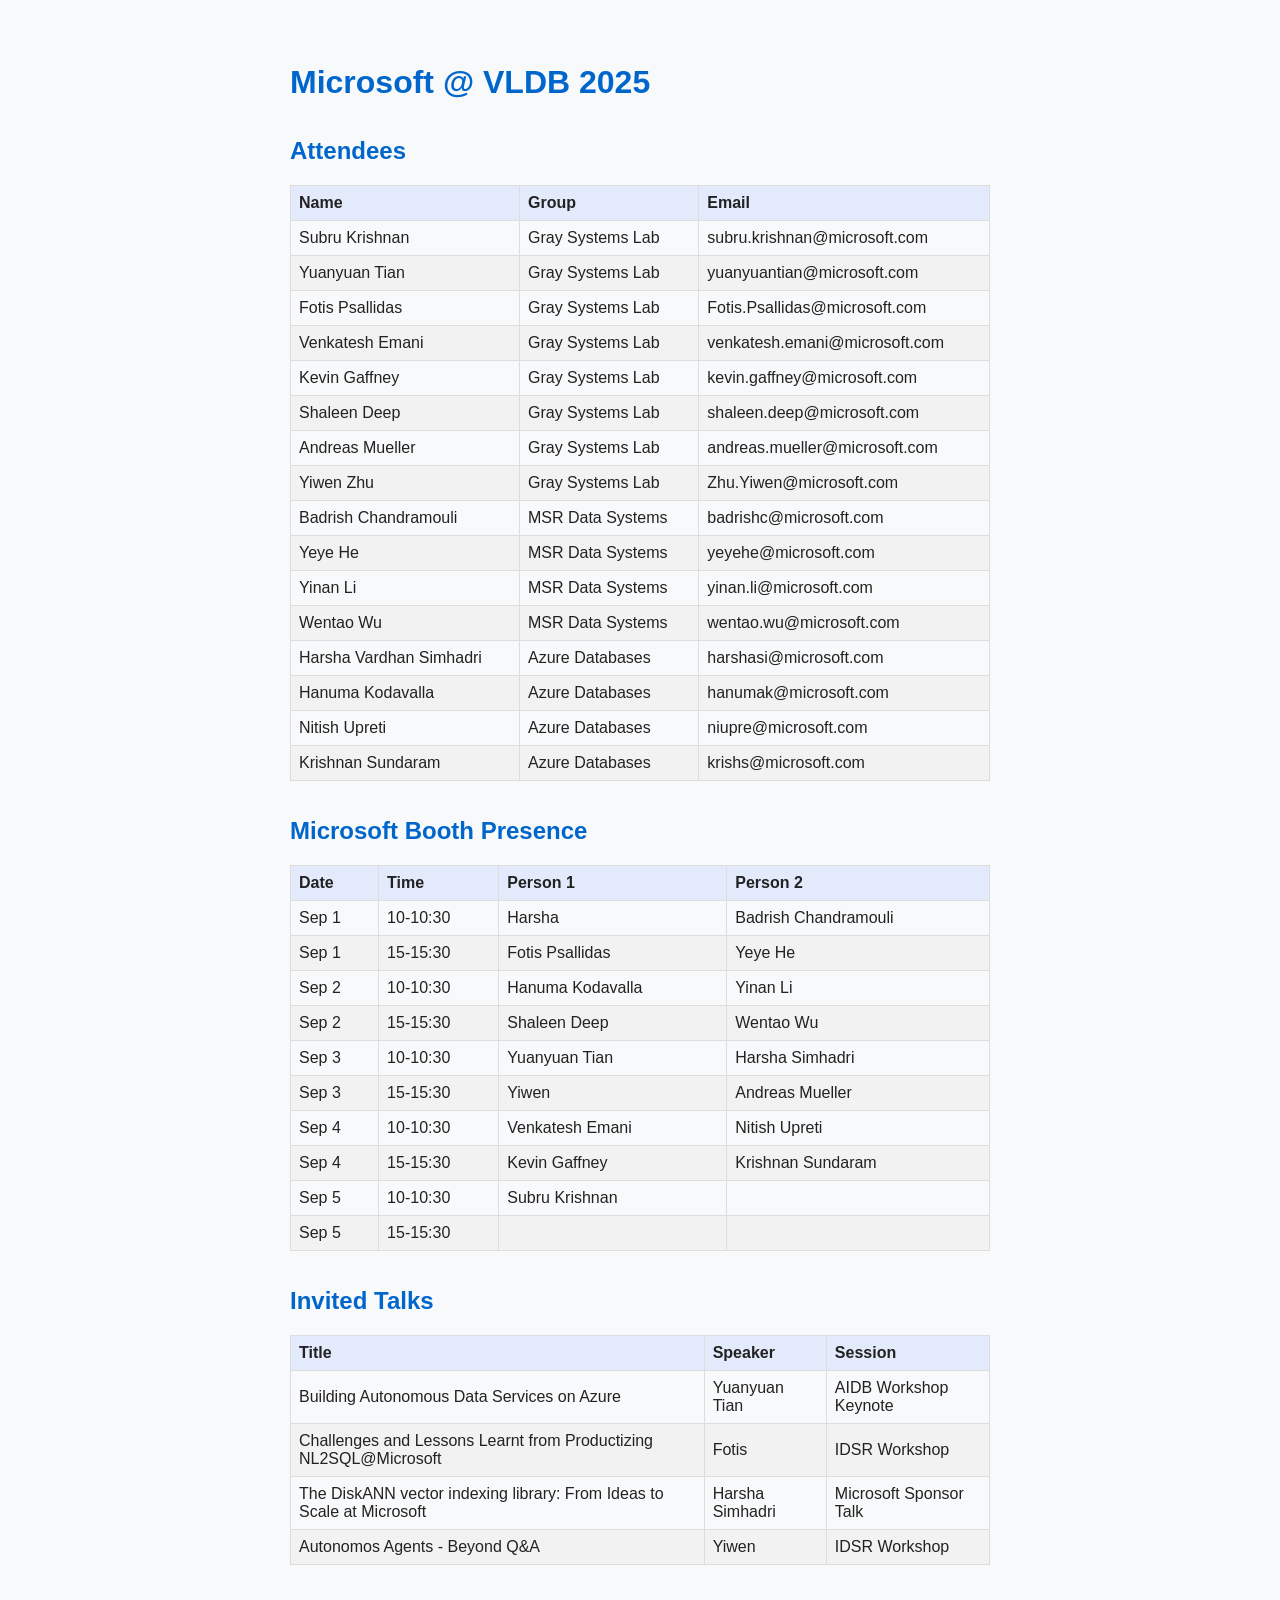
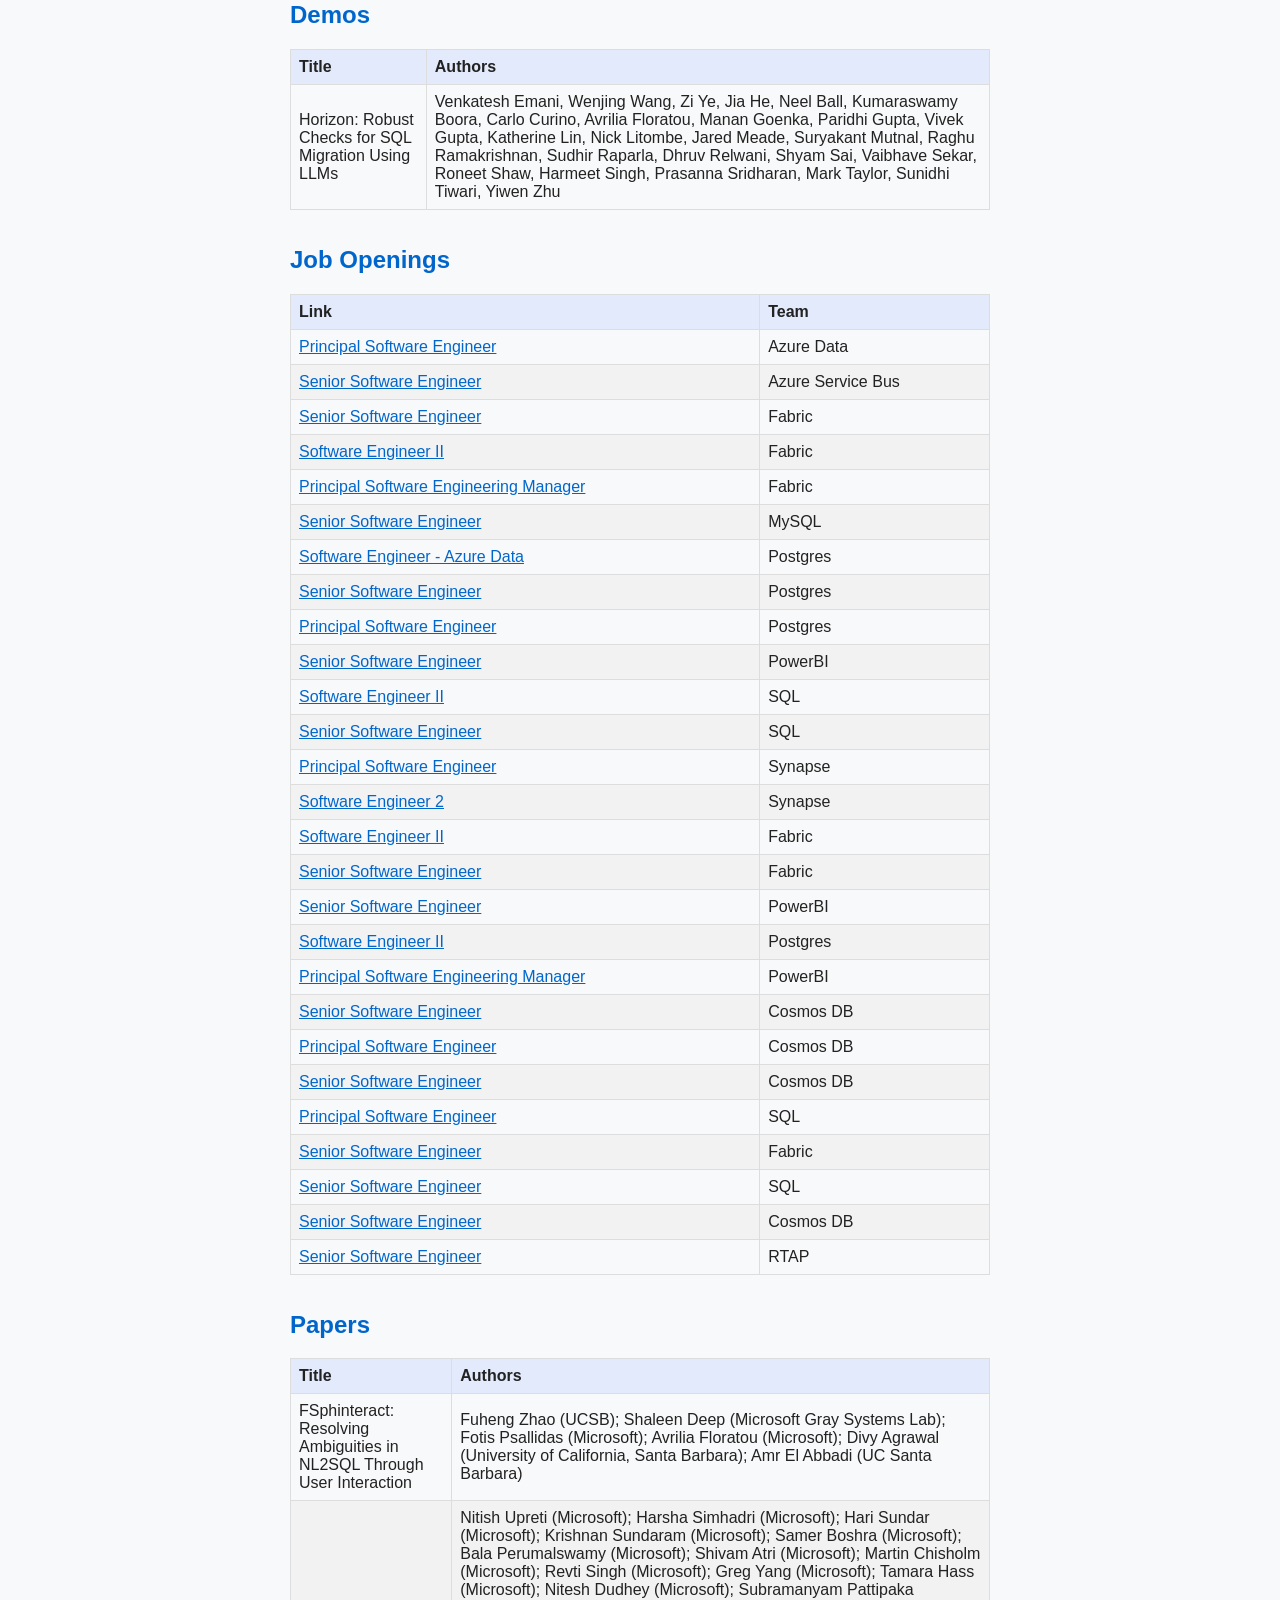
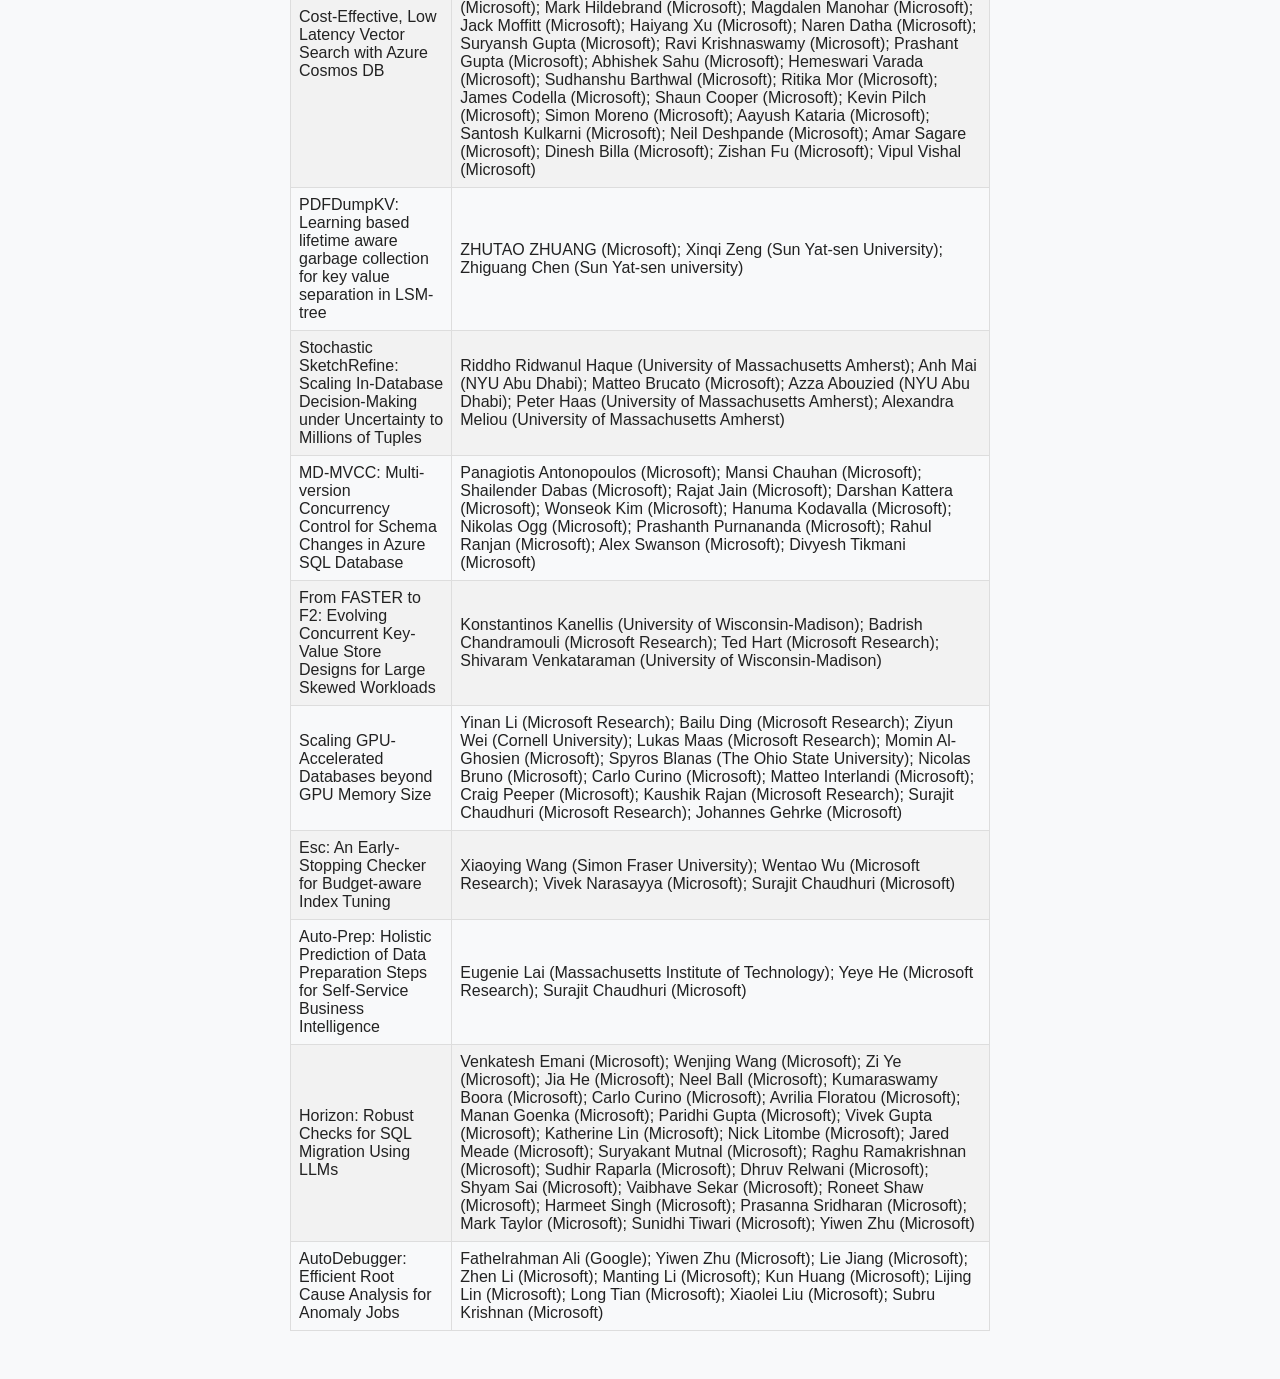
<file: Microsoft_VLDB25.html>
<!DOCTYPE html>
<html lang="en">
<head>
  <meta charset="UTF-8">
  <meta name="viewport" content="width=device-width, initial-scale=1.0">
  <title>Microsoft @ VLDB 2025</title>
  <style>
    body { font-family: Arial, sans-serif; margin: 0; padding: 0; background: #f8f9fa; color: #222; }
    .container { max-width: 700px; margin: auto; padding: 1em; }
    h1, h2, h3 { color: #0066cc; margin-top: 1.5em; }
    table { width: 100%; border-collapse: collapse; margin-bottom: 1.5em; }
    th, td { padding: 0.5em; border: 1px solid #ddd; text-align: left; font-size: 1em; }
    th { background: #e3eafc; }
    tr:nth-child(even) { background: #f2f2f2; }
    a { color: #0066cc; word-break: break-all; }
    .section { margin-bottom: 2em; }
    @media (max-width: 600px) {
      table, thead, tbody, th, td, tr { display: block; width: 100%; }
      th, td { box-sizing: border-box; }
      th { background: #e3eafc; font-weight: bold; }
      td { border: none; border-bottom: 1px solid #ddd; }
      tr { margin-bottom: 1em; }
    }
  </style>
</head>
<body>
  <div class="container">
    <h1>Microsoft @ VLDB 2025</h1>
    <div class="section">
      <h2>Attendees</h2>
      <table>
        <thead>
          <tr><th>Name</th><th>Group</th><th>Email</th></tr>
        </thead>
        <tbody>
          <tr><td>Subru Krishnan</td><td>Gray Systems Lab</td><td>subru.krishnan@microsoft.com</td></tr>
          <tr><td>Yuanyuan Tian</td><td>Gray Systems Lab</td><td>yuanyuantian@microsoft.com</td></tr>
          <tr><td>Fotis Psallidas</td><td>Gray Systems Lab</td><td>Fotis.Psallidas@microsoft.com</td></tr>
          <tr><td>Venkatesh Emani</td><td>Gray Systems Lab</td><td>venkatesh.emani@microsoft.com</td></tr>
          <tr><td>Kevin Gaffney</td><td>Gray Systems Lab</td><td>kevin.gaffney@microsoft.com</td></tr>
          <tr><td>Shaleen Deep</td><td>Gray Systems Lab</td><td>shaleen.deep@microsoft.com</td></tr>
          <tr><td>Andreas Mueller</td><td>Gray Systems Lab</td><td>andreas.mueller@microsoft.com</td></tr>
          <tr><td>Yiwen Zhu</td><td>Gray Systems Lab</td><td>Zhu.Yiwen@microsoft.com</td></tr>
          <tr><td>Badrish Chandramouli</td><td>MSR Data Systems</td><td>badrishc@microsoft.com</td></tr>
          <tr><td>Yeye He</td><td>MSR Data Systems</td><td>yeyehe@microsoft.com</td></tr>
          <tr><td>Yinan Li</td><td>MSR Data Systems</td><td>yinan.li@microsoft.com</td></tr>
          <tr><td>Wentao Wu</td><td>MSR Data Systems</td><td>wentao.wu@microsoft.com</td></tr>
          <tr><td>Harsha Vardhan Simhadri</td><td>Azure Databases</td><td>harshasi@microsoft.com</td></tr>
          <tr><td>Hanuma Kodavalla</td><td>Azure Databases</td><td>hanumak@microsoft.com</td></tr>
          <tr><td>Nitish Upreti</td><td>Azure Databases</td><td>niupre@microsoft.com</td></tr>
          <tr><td>Krishnan Sundaram</td><td>Azure Databases</td><td>krishs@microsoft.com</td></tr>
        </tbody>
      </table>
    </div>
    <div class="section">
      <h2>Microsoft Booth Presence</h2>
      <table>
        <thead>
          <tr><th>Date</th><th>Time</th><th>Person 1</th><th>Person 2</th></tr>
        </thead>
        <tbody>
          <tr><td>Sep 1</td><td>10-10:30</td><td>Harsha</td><td>Badrish Chandramouli</td></tr>
          <tr><td>Sep 1</td><td>15-15:30</td><td>Fotis Psallidas</td><td>Yeye He</td></tr>
          <tr><td>Sep 2</td><td>10-10:30</td><td>Hanuma Kodavalla</td><td>Yinan Li</td></tr>
          <tr><td>Sep 2</td><td>15-15:30</td><td>Shaleen Deep</td><td>Wentao Wu</td></tr>
          <tr><td>Sep 3</td><td>10-10:30</td><td>Yuanyuan Tian</td><td>Harsha Simhadri</td></tr>
          <tr><td>Sep 3</td><td>15-15:30</td><td>Yiwen</td><td>Andreas Mueller</td></tr>
          <tr><td>Sep 4</td><td>10-10:30</td><td>Venkatesh Emani</td><td>Nitish Upreti</td></tr>
          <tr><td>Sep 4</td><td>15-15:30</td><td>Kevin Gaffney</td><td>Krishnan Sundaram</td></tr>
          <tr><td>Sep 5</td><td>10-10:30</td><td>Subru Krishnan</td><td></td></tr>
          <tr><td>Sep 5</td><td>15-15:30</td><td></td><td></td></tr>
        </tbody>
      </table>
    </div>
    <div class="section">
      <h2>Invited Talks</h2>
      <table>
        <thead>
          <tr><th>Title</th><th>Speaker</th><th>Session</th></tr>
        </thead>
        <tbody>
          <tr><td>Building Autonomous Data Services on Azure</td><td>Yuanyuan Tian</td><td>AIDB Workshop Keynote</td></tr>
          <tr><td>Challenges and Lessons Learnt from Productizing NL2SQL@Microsoft</td><td>Fotis</td><td>IDSR Workshop</td></tr>
          <tr><td>The DiskANN vector indexing library: From Ideas to Scale at Microsoft</td><td>Harsha Simhadri</td><td>Microsoft Sponsor Talk</td></tr>
          <tr><td>Autonomos Agents - Beyond Q&A</td><td>Yiwen</td><td>IDSR Workshop</td></tr>
        </tbody>
      </table>
    </div>
    <div class="section">
      <h2>Demos</h2>
      <table>
        <thead>
          <tr><th>Title</th><th>Authors</th></tr>
        </thead>
        <tbody>
          <tr><td>Horizon: Robust Checks for SQL Migration Using LLMs</td><td>Venkatesh Emani, Wenjing Wang, Zi Ye, Jia He, Neel Ball, Kumaraswamy Boora, Carlo Curino, Avrilia Floratou, Manan Goenka, Paridhi Gupta, Vivek Gupta, Katherine Lin, Nick Litombe, Jared Meade, Suryakant Mutnal, Raghu Ramakrishnan, Sudhir Raparla, Dhruv Relwani, Shyam Sai, Vaibhave Sekar, Roneet Shaw, Harmeet Singh, Prasanna Sridharan, Mark Taylor, Sunidhi Tiwari, Yiwen Zhu</td></tr>
        </tbody>
      </table>
    </div>
    <div class="section">
      <h2>Job Openings</h2>
      <table>
        <thead>
          <tr><th>Link</th><th>Team</th></tr>
        </thead>
        <tbody>
          <tr><td><a href="https://jobs.careers.microsoft.com/global/en/job/1863536/Principal-Software-Engineer" target="_blank">Principal Software Engineer</a></td><td>Azure Data</td></tr>
          <tr><td><a href="https://jobs.careers.microsoft.com/global/en/job/1838180/Senior-Software-Engineer" target="_blank">Senior Software Engineer</a></td><td>Azure Service Bus</td></tr>
          <tr><td><a href="https://jobs.careers.microsoft.com/global/en/job/1832804/%E2%80%8B%E2%80%8BSenior-Software-Engineer%E2%80%8B" target="_blank">Senior Software Engineer</a></td><td>Fabric</td></tr>
          <tr><td><a href="https://jobs.careers.microsoft.com/global/en/job/1832420/Software-Engineer-II" target="_blank">Software Engineer II</a></td><td>Fabric</td></tr>
          <tr><td><a href="https://jobs.careers.microsoft.com/global/en/job/1858370/Principal-Software-Engineering-Manager" target="_blank">Principal Software Engineering Manager</a></td><td>Fabric</td></tr>
          <tr><td><a href="https://jobs.careers.microsoft.com/global/en/job/1863252/%E2%80%8B%E2%80%8BSenior-Software-Engineer%E2%80%8B" target="_blank">Senior Software Engineer</a></td><td>MySQL</td></tr>
          <tr><td><a href="https://jobs.careers.microsoft.com/global/en/job/1853826/Software-Engineer---Azure-Data" target="_blank">Software Engineer - Azure Data</a></td><td>Postgres</td></tr>
          <tr><td><a href="https://jobs.careers.microsoft.com/global/en/job/1862877/%E2%80%8B%E2%80%8BSenior-Software-Engineer%E2%80%8B" target="_blank">Senior Software Engineer</a></td><td>Postgres</td></tr>
          <tr><td><a href="https://jobs.careers.microsoft.com/global/en/job/1857170/%E2%80%8B%E2%80%8BPrincipal-Software-Engineer%E2%80%8B" target="_blank">Principal Software Engineer</a></td><td>Postgres</td></tr>
          <tr><td><a href="https://jobs.careers.microsoft.com/global/en/job/1863604/Senior-Software-Engineer" target="_blank">Senior Software Engineer</a></td><td>PowerBI</td></tr>
          <tr><td><a href="https://jobs.careers.microsoft.com/global/en/job/1830115/Software-Engineer-II" target="_blank">Software Engineer II</a></td><td>SQL</td></tr>
          <tr><td><a href="https://jobs.careers.microsoft.com/global/en/job/1860144/Senior-Software-Engineer" target="_blank">Senior Software Engineer</a></td><td>SQL</td></tr>
          <tr><td><a href="https://jobs.careers.microsoft.com/global/en/job/1862675/Principal-Software-Engineer" target="_blank">Principal Software Engineer</a></td><td>Synapse</td></tr>
          <tr><td><a href="https://jobs.careers.microsoft.com/global/en/job/1862209/Software-Engineer-2" target="_blank">Software Engineer 2</a></td><td>Synapse</td></tr>
          <tr><td><a href="https://jobs.careers.microsoft.com/global/en/job/1836320/%E2%80%8B%E2%80%8BSoftware-Engineer-II%E2%80%8B" target="_blank">Software Engineer II</a></td><td>Fabric</td></tr>
          <tr><td><a href="https://jobs.careers.microsoft.com/global/en/job/1835877/%E2%80%8B%E2%80%8BSenior-Software-Engineer-%E2%80%8B" target="_blank">Senior Software Engineer</a></td><td>Fabric</td></tr>
          <tr><td><a href="https://jobs.careers.microsoft.com/global/en/job/1830832/%E2%80%8BSenior-Software-Engineer" target="_blank">Senior Software Engineer</a></td><td>PowerBI</td></tr>
          <tr><td><a href="https://jobs.careers.microsoft.com/global/en/job/1822119/%E2%80%8B%E2%80%8BSoftware-Engineer-II%E2%80%8B" target="_blank">Software Engineer II</a></td><td>Postgres</td></tr>
          <tr><td><a href="https://jobs.careers.microsoft.com/global/en/job/1835848/%E2%80%8B%E2%80%8BPrincipal-Software-Engineering-Manager" target="_blank">Principal Software Engineering Manager</a></td><td>PowerBI</td></tr>
          <tr><td><a href="https://jobs.careers.microsoft.com/global/en/job/1822129/Senior-Software-Engineer" target="_blank">Senior Software Engineer</a></td><td>Cosmos DB</td></tr>
          <tr><td><a href="https://jobs.careers.microsoft.com/global/en/job/1838508/Principal-Software-Engineer" target="_blank">Principal Software Engineer</a></td><td>Cosmos DB</td></tr>
          <tr><td><a href="https://jobs.careers.microsoft.com/global/en/job/1814092/Senior-Software-Engineer" target="_blank">Senior Software Engineer</a></td><td>Cosmos DB</td></tr>
          <tr><td><a href="https://jobs.careers.microsoft.com/global/en/job/1837331/Principal-Software-Engineer" target="_blank">Principal Software Engineer</a></td><td>SQL</td></tr>
          <tr><td><a href="https://jobs.careers.microsoft.com/global/en/job/1852564/Senior-Software-Engineer" target="_blank">Senior Software Engineer</a></td><td>Fabric</td></tr>
          <tr><td><a href="https://jobs.careers.microsoft.com/global/en/job/1838511/%E2%80%8B%E2%80%8BSenior-Software-Engineer%E2%80%8B" target="_blank">Senior Software Engineer</a></td><td>SQL</td></tr>
          <tr><td><a href="https://jobs.careers.microsoft.com/global/en/job/1837614/Senior-Software-Engineer" target="_blank">Senior Software Engineer</a></td><td>Cosmos DB</td></tr>
          <tr><td><a href="https://jobs.careers.microsoft.com/global/en/job/1824291/Senior-Software-Engineer" target="_blank">Senior Software Engineer</a></td><td>RTAP</td></tr>
        </tbody>
      </table>
    </div>
    <div class="section">
      <h2>Papers</h2>
      <table border="1" cellpadding="6" cellspacing="0">
  <thead>
    <tr>
      <th>Title</th>
      <th>Authors</th>
    </tr>
  </thead>
  <tbody>
    <tr>
      <td>FSphinteract: Resolving Ambiguities in NL2SQL Through User Interaction</td>
      <td>Fuheng Zhao (UCSB); Shaleen Deep (Microsoft Gray Systems Lab); Fotis Psallidas (Microsoft); Avrilia Floratou (Microsoft); Divy Agrawal (University of California, Santa Barbara); Amr El Abbadi (UC Santa Barbara)</td>
    </tr>
    <tr>
      <td>Cost-Effective, Low Latency Vector Search with Azure Cosmos DB</td>
      <td>Nitish Upreti (Microsoft); Harsha Simhadri (Microsoft); Hari Sundar (Microsoft); Krishnan Sundaram (Microsoft); Samer Boshra (Microsoft); Bala Perumalswamy (Microsoft); Shivam Atri (Microsoft); Martin Chisholm (Microsoft); Revti Singh (Microsoft); Greg Yang (Microsoft); Tamara Hass (Microsoft); Nitesh Dudhey (Microsoft); Subramanyam Pattipaka (Microsoft); Mark Hildebrand (Microsoft); Magdalen Manohar (Microsoft); Jack Moffitt (Microsoft); Haiyang Xu (Microsoft); Naren Datha (Microsoft); Suryansh Gupta (Microsoft); Ravi Krishnaswamy (Microsoft); Prashant Gupta (Microsoft); Abhishek Sahu (Microsoft); Hemeswari Varada (Microsoft); Sudhanshu Barthwal (Microsoft); Ritika Mor (Microsoft); James Codella (Microsoft); Shaun Cooper (Microsoft); Kevin Pilch (Microsoft); Simon Moreno (Microsoft); Aayush Kataria (Microsoft); Santosh Kulkarni (Microsoft); Neil Deshpande (Microsoft); Amar Sagare (Microsoft); Dinesh Billa (Microsoft); Zishan Fu (Microsoft); Vipul Vishal (Microsoft)</td>
    </tr>
    <tr>
      <td>PDFDumpKV: Learning based lifetime aware garbage collection for key value separation in LSM-tree</td>
      <td>ZHUTAO ZHUANG (Microsoft); Xinqi Zeng (Sun Yat-sen University); Zhiguang Chen (Sun Yat-sen university)</td>
    </tr>
    <tr>
      <td>Stochastic SketchRefine: Scaling In-Database Decision-Making under Uncertainty to Millions of Tuples</td>
      <td>Riddho Ridwanul Haque (University of Massachusetts Amherst); Anh Mai (NYU Abu Dhabi); Matteo Brucato (Microsoft); Azza Abouzied (NYU Abu Dhabi); Peter Haas (University of Massachusetts Amherst); Alexandra Meliou (University of Massachusetts Amherst)</td>
    </tr>
    <tr>
      <td>MD-MVCC: Multi-version Concurrency Control for Schema Changes in Azure SQL Database</td>
      <td>Panagiotis Antonopoulos (Microsoft); Mansi Chauhan (Microsoft); Shailender Dabas (Microsoft); Rajat Jain (Microsoft); Darshan Kattera (Microsoft); Wonseok Kim (Microsoft); Hanuma Kodavalla (Microsoft); Nikolas Ogg (Microsoft); Prashanth Purnananda (Microsoft); Rahul Ranjan (Microsoft); Alex Swanson (Microsoft); Divyesh Tikmani (Microsoft)</td>
    </tr>
    <tr>
      <td>From FASTER to F2: Evolving Concurrent Key-Value Store Designs for Large Skewed Workloads</td>
      <td>Konstantinos Kanellis (University of Wisconsin-Madison); Badrish Chandramouli (Microsoft Research); Ted Hart (Microsoft Research); Shivaram Venkataraman (University of Wisconsin-Madison)</td>
    </tr>
    <tr>
      <td>Scaling GPU-Accelerated Databases beyond GPU Memory Size</td>
      <td>Yinan Li (Microsoft Research); Bailu Ding (Microsoft Research); Ziyun Wei (Cornell University); Lukas Maas (Microsoft Research); Momin Al-Ghosien (Microsoft); Spyros Blanas (The Ohio State University); Nicolas Bruno (Microsoft); Carlo Curino (Microsoft); Matteo Interlandi (Microsoft); Craig Peeper (Microsoft); Kaushik Rajan (Microsoft Research); Surajit Chaudhuri (Microsoft Research); Johannes Gehrke (Microsoft)</td>
    </tr>
    <tr>
      <td>Esc: An Early-Stopping Checker for Budget-aware Index Tuning</td>
      <td>Xiaoying Wang (Simon Fraser University); Wentao Wu (Microsoft Research); Vivek Narasayya (Microsoft); Surajit Chaudhuri (Microsoft)</td>
    </tr>
    <tr>
      <td>Auto-Prep: Holistic Prediction of Data Preparation Steps for Self-Service Business Intelligence</td>
      <td>Eugenie Lai (Massachusetts Institute of Technology); Yeye He (Microsoft Research); Surajit Chaudhuri (Microsoft)</td>
    </tr>
    <tr>
      <td>Horizon: Robust Checks for SQL Migration Using LLMs</td>
      <td>Venkatesh Emani (Microsoft); Wenjing Wang (Microsoft); Zi Ye (Microsoft); Jia He (Microsoft); Neel Ball (Microsoft); Kumaraswamy Boora (Microsoft); Carlo Curino (Microsoft); Avrilia Floratou (Microsoft); Manan Goenka (Microsoft); Paridhi Gupta (Microsoft); Vivek Gupta (Microsoft); Katherine Lin (Microsoft); Nick Litombe (Microsoft); Jared Meade (Microsoft); Suryakant Mutnal (Microsoft); Raghu Ramakrishnan (Microsoft); Sudhir Raparla (Microsoft); Dhruv Relwani (Microsoft); Shyam Sai (Microsoft); Vaibhave Sekar (Microsoft); Roneet Shaw (Microsoft); Harmeet Singh (Microsoft); Prasanna Sridharan (Microsoft); Mark Taylor (Microsoft); Sunidhi Tiwari (Microsoft); Yiwen Zhu (Microsoft)</td>
    </tr>
    <tr>
      <td>AutoDebugger: Efficient Root Cause Analysis for Anomaly Jobs</td>
      <td>Fathelrahman Ali (Google); Yiwen Zhu (Microsoft); Lie Jiang (Microsoft); Zhen Li (Microsoft); Manting Li (Microsoft); Kun Huang (Microsoft); Lijing Lin (Microsoft); Long Tian (Microsoft); Xiaolei Liu (Microsoft); Subru Krishnan (Microsoft)</td>
    </tr>
  </tbody>
</table>
    </div>
    </body>
</html>
</file>
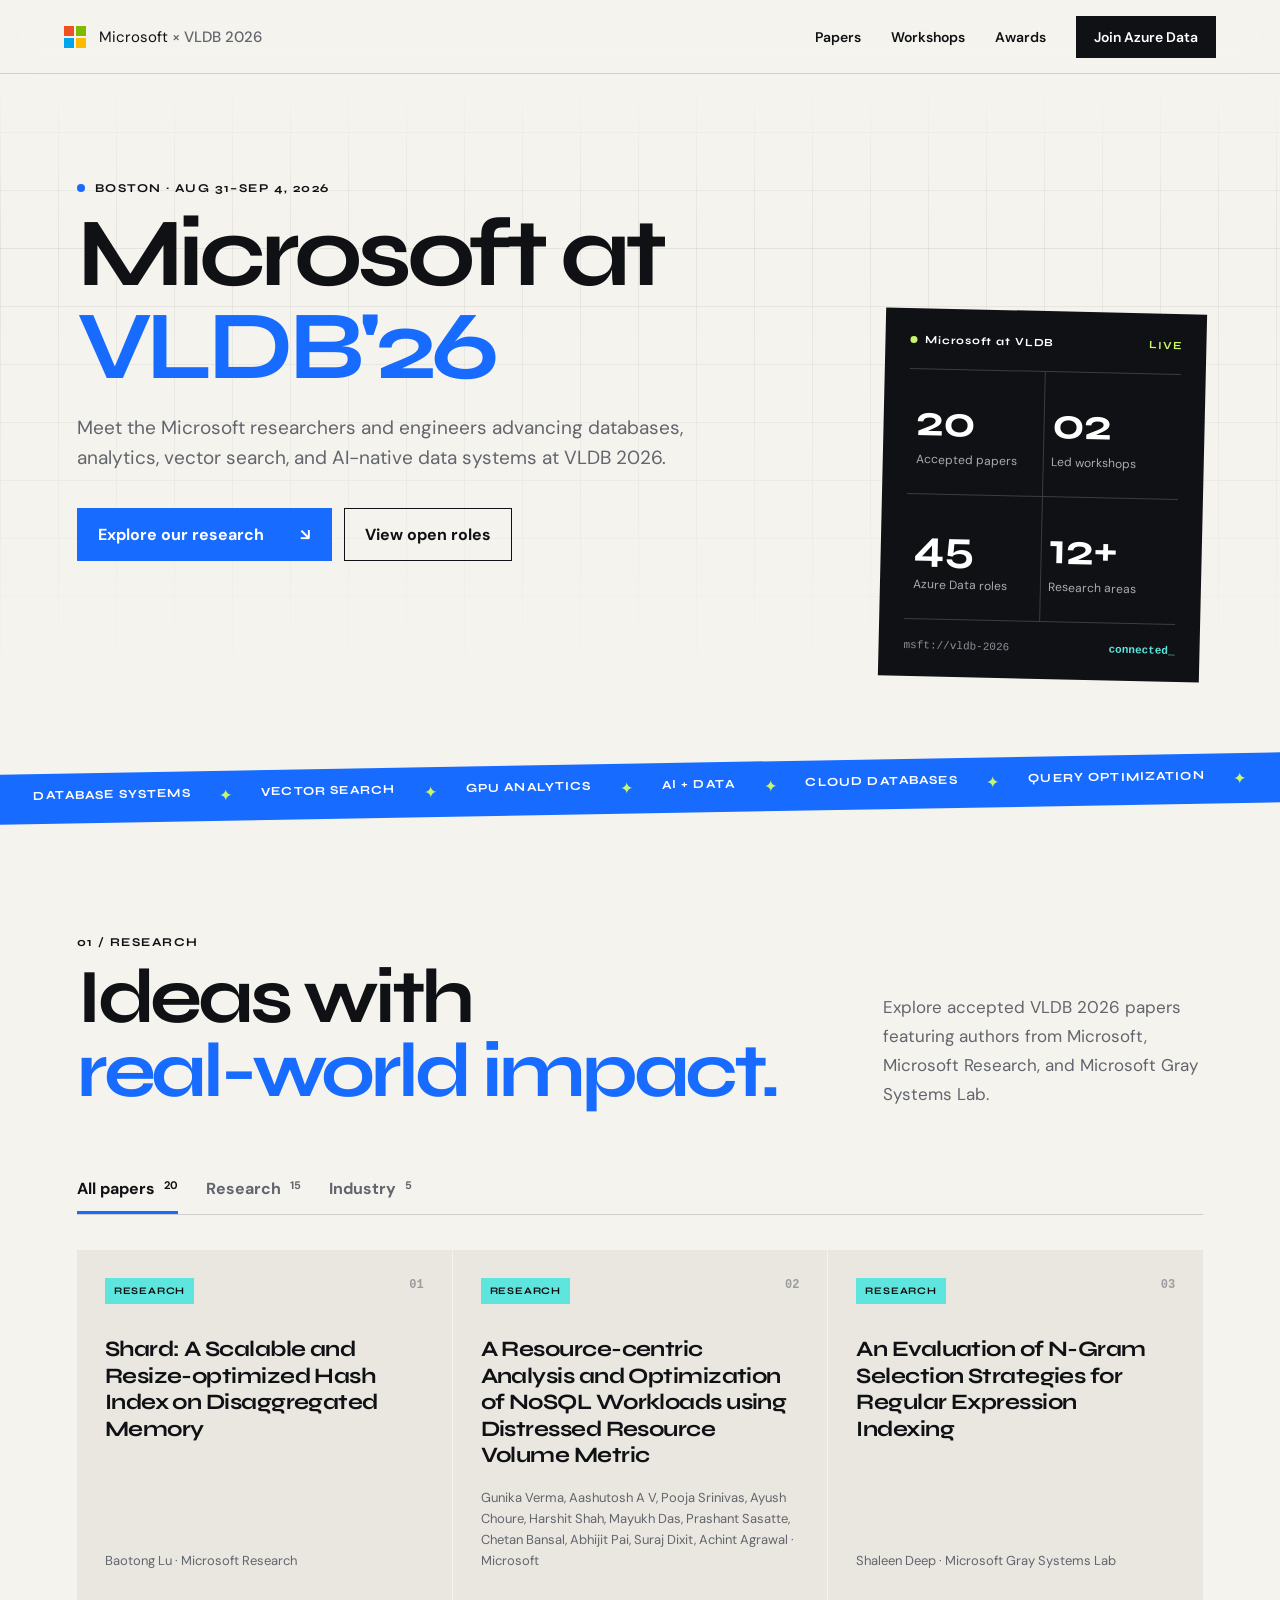
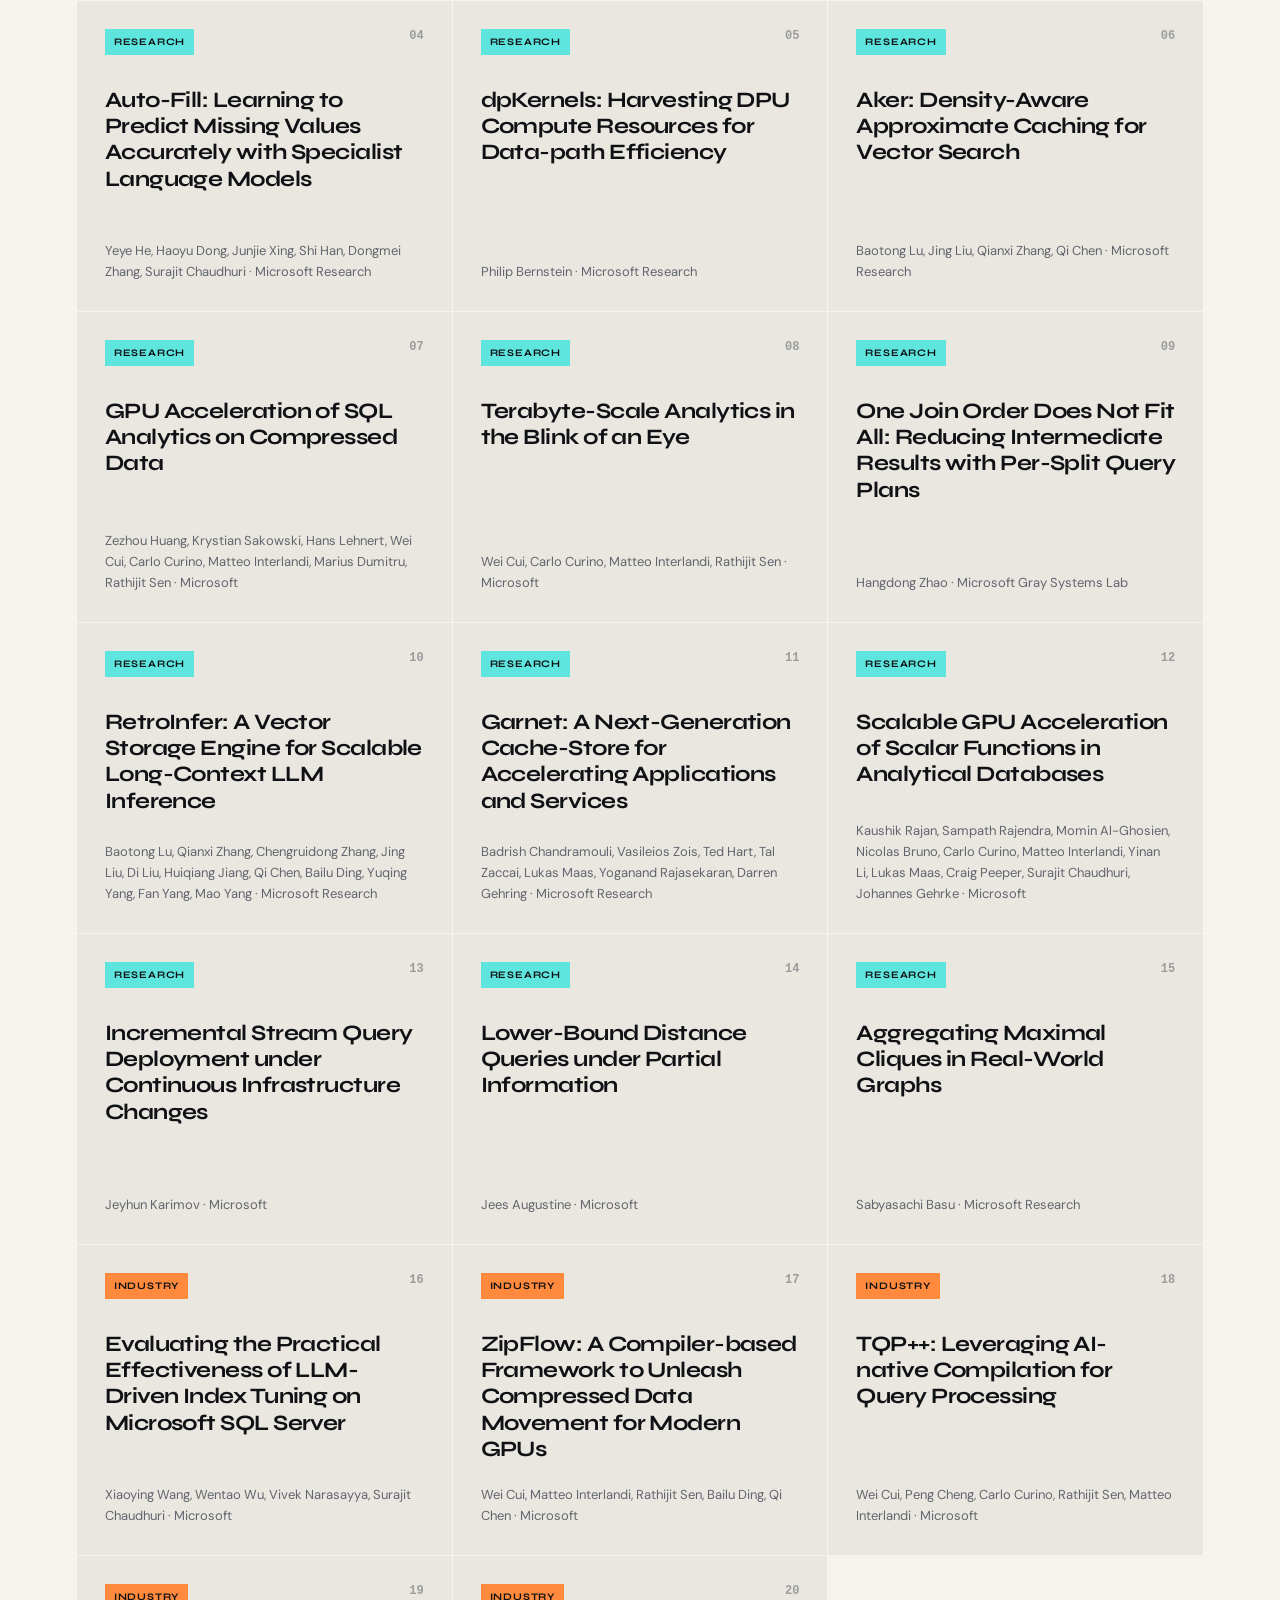
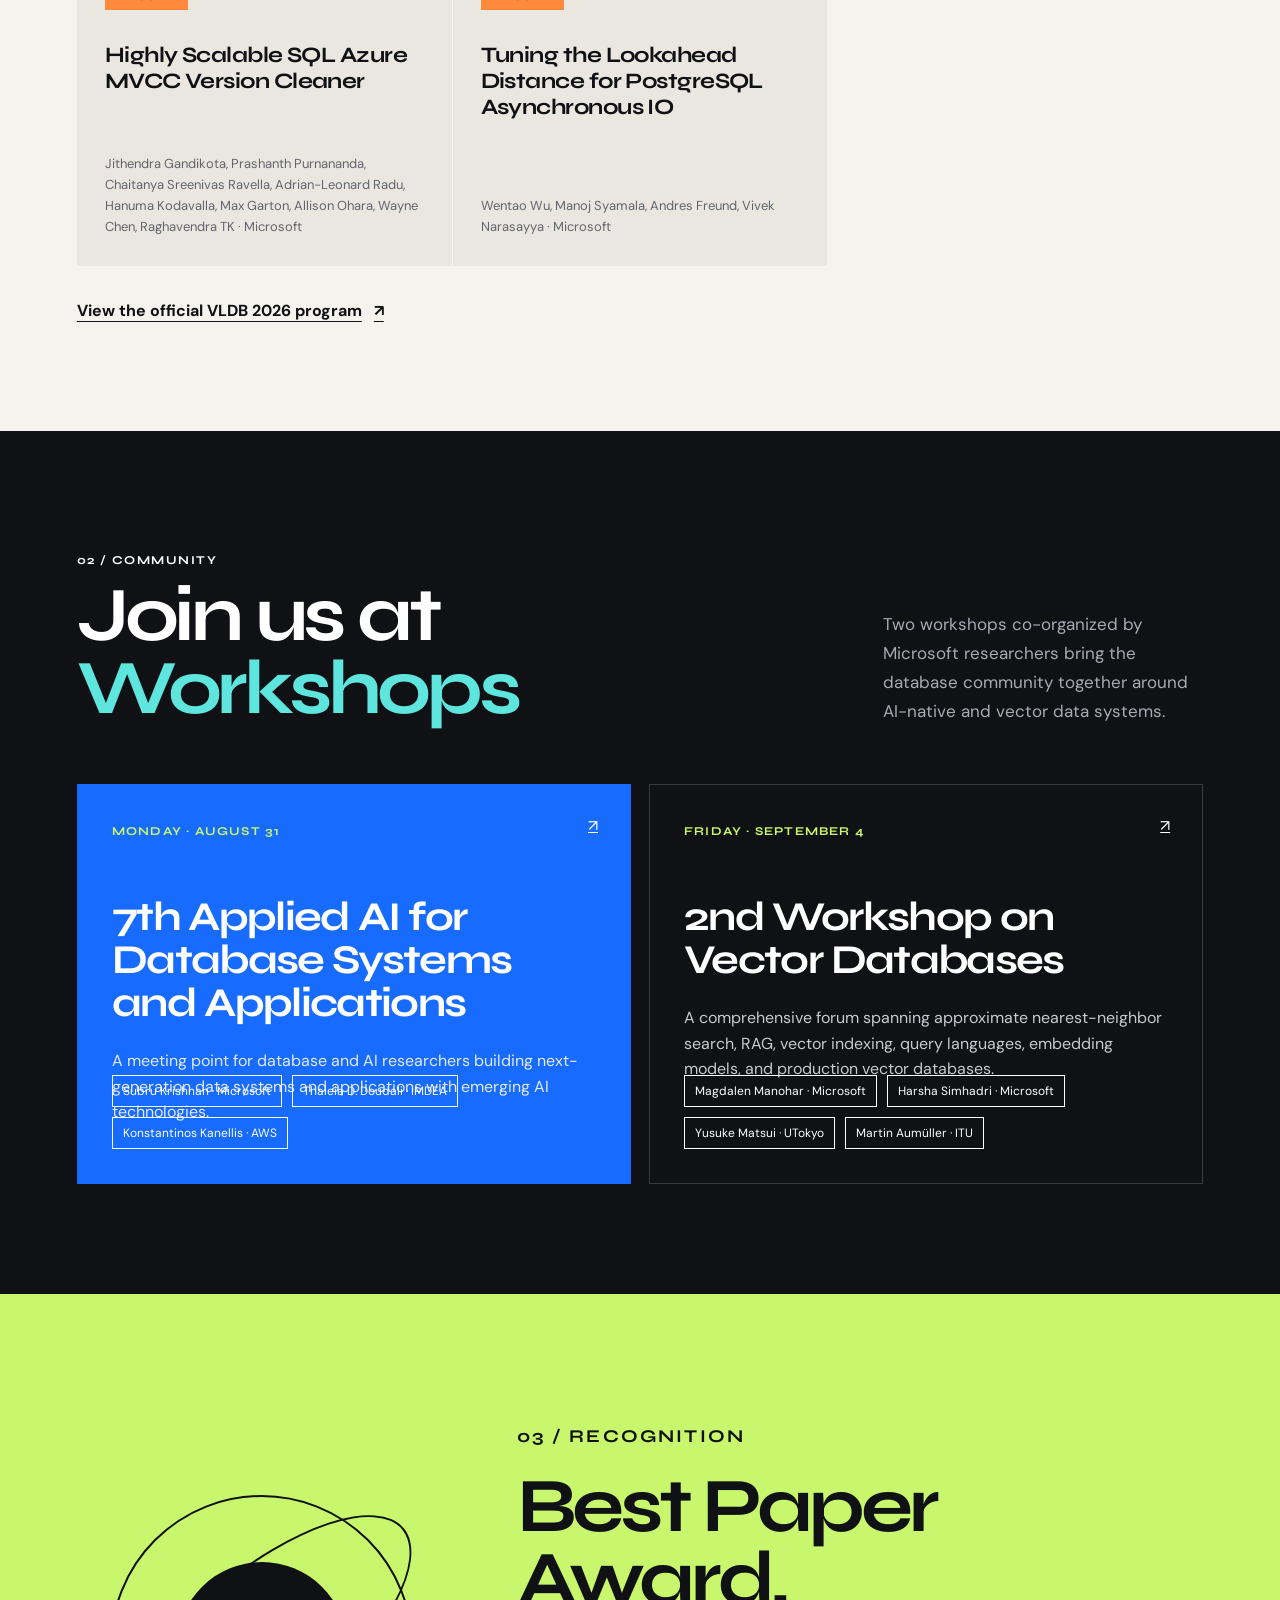
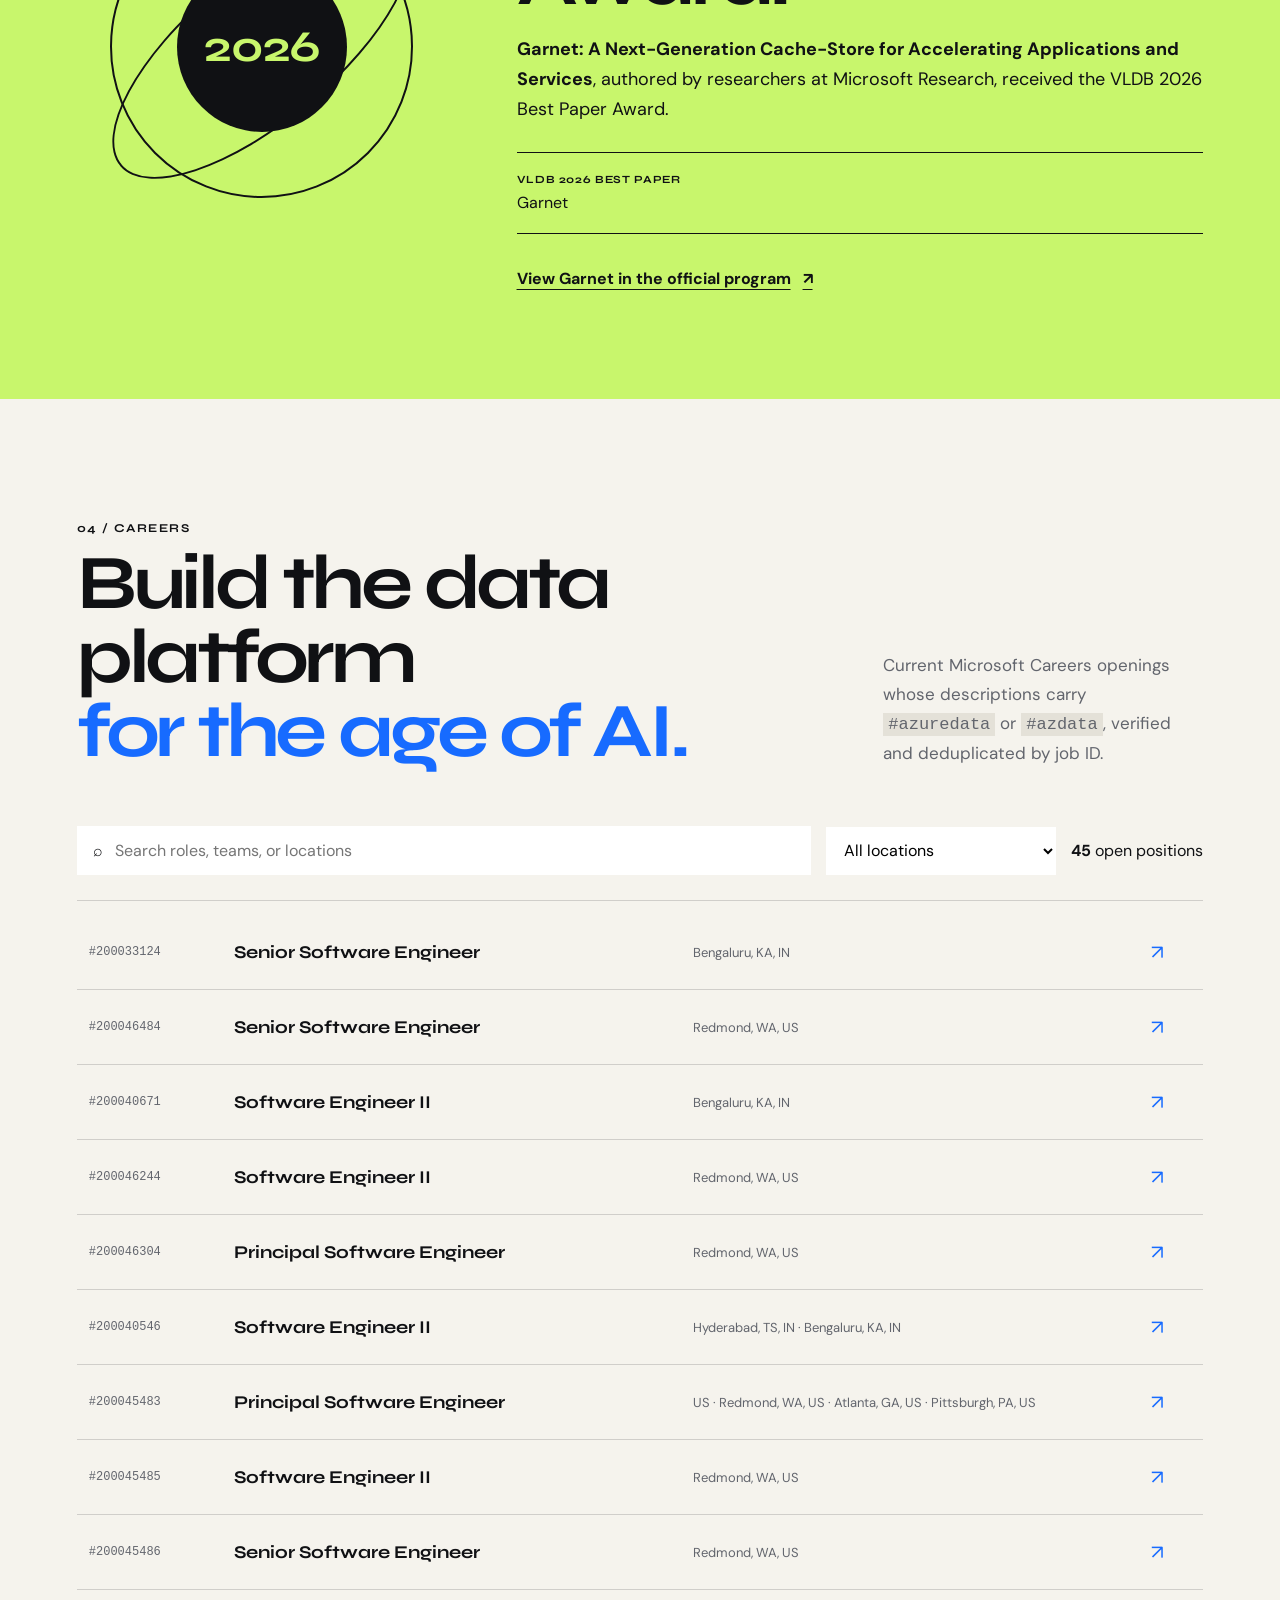
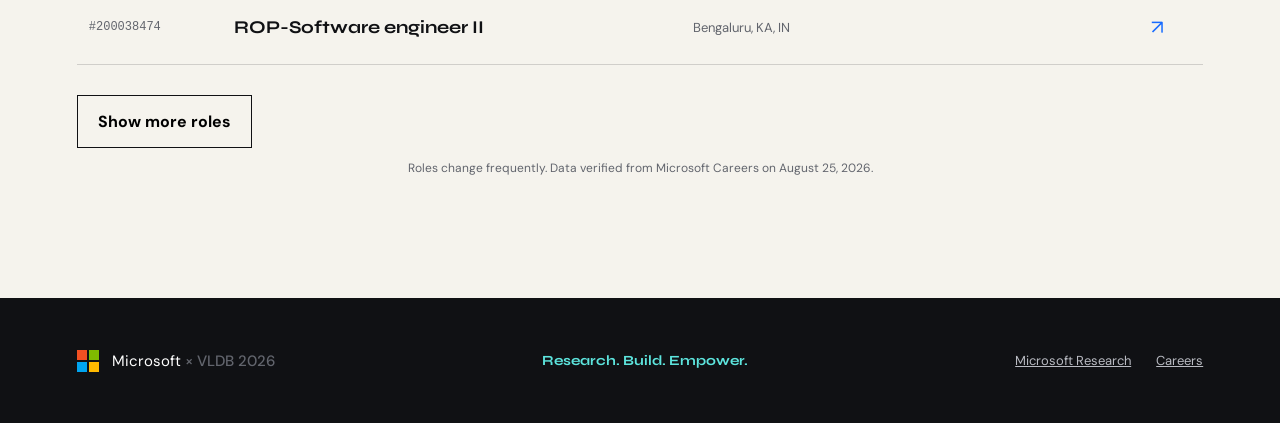
<file: vldb-2026-microsoft-booth/microsoft-vldb26.html>
<!doctype html>
<html lang="en">
<head>
  <meta charset="utf-8">
  <meta name="viewport" content="width=device-width, initial-scale=1">
  <meta name="description" content="Microsoft at VLDB 2026: papers, workshops, awards, and Azure Data careers.">
  <title>Microsoft at VLDB'26</title>
  <link rel="preconnect" href="https://fonts.googleapis.com">
  <link rel="preconnect" href="https://fonts.gstatic.com" crossorigin>
  <link href="https://fonts.googleapis.com/css2?family=DM+Sans:wght@400;500;600;700&family=Syne:wght@600;700;800&display=swap" rel="stylesheet">
  <link rel="stylesheet" href="styles.css">
  <script src="data.js" defer></script>
  <script src="app.js" defer></script>
</head>
<body>
  <header class="site-header">
    <a class="brand" href="#top" aria-label="Microsoft at VLDB 2026 home">
      <span class="ms-mark" aria-hidden="true"><i></i><i></i><i></i><i></i></span>
      <span>Microsoft <b>× VLDB 2026</b></span>
    </a>
    <nav aria-label="Primary navigation">
      <a href="#papers">Papers</a>
      <a href="#workshops">Workshops</a>
      <a href="#awards">Awards</a>
      <a class="nav-cta" href="#careers">Join Azure Data</a>
    </nav>
  </header>

  <main id="top">
    <section class="hero">
      <div class="hero-grid" aria-hidden="true"></div>
      <div class="hero-content">
        <p class="eyebrow"><span></span> Boston · Aug 31–Sep 4, 2026</p>
        <h1>Microsoft at<br><em>VLDB'26</em></h1>
        <p class="hero-copy">Meet the Microsoft researchers and engineers advancing databases, analytics, vector search, and AI-native data systems at VLDB 2026.</p>
        <div class="hero-actions">
          <a class="button primary" href="#papers">Explore our research <span>↘</span></a>
          <a class="button secondary" href="#careers">View open roles</a>
        </div>
      </div>
      <aside class="hero-panel" aria-label="Microsoft VLDB 2026 highlights">
        <div class="signal">
          <span class="pulse"></span>
          <span>Microsoft at VLDB</span>
          <strong>LIVE</strong>
        </div>
        <div class="stat-grid">
          <div><strong id="paper-stat">20</strong><span>Accepted papers</span></div>
          <div><strong>02</strong><span>Led workshops</span></div>
          <div><strong id="job-stat">45</strong><span>Azure Data roles</span></div>
          <div><strong>12+</strong><span>Research areas</span></div>
        </div>
        <div class="terminal-line"><span>msft://vldb-2026</span><b>connected_</b></div>
      </aside>
    </section>

    <section class="ticker" aria-label="Featured research areas">
      <div>
        <span>DATABASE SYSTEMS</span><i>✦</i><span>VECTOR SEARCH</span><i>✦</i>
        <span>GPU ANALYTICS</span><i>✦</i><span>AI + DATA</span><i>✦</i>
        <span>CLOUD DATABASES</span><i>✦</i><span>QUERY OPTIMIZATION</span><i>✦</i>
      </div>
    </section>

    <section class="section papers-section" id="papers">
      <div class="section-heading">
        <div>
          <p class="section-number">01 / RESEARCH</p>
          <h2>Ideas with<br><em>real-world impact.</em></h2>
        </div>
        <p>Explore accepted VLDB 2026 papers featuring authors from Microsoft, Microsoft Research, and Microsoft Gray Systems Lab.</p>
      </div>
      <div class="filter-row" role="group" aria-label="Filter papers">
        <button class="filter active" data-paper-filter="all">All papers <span>20</span></button>
        <button class="filter" data-paper-filter="research">Research <span>15</span></button>
        <button class="filter" data-paper-filter="industry">Industry <span>5</span></button>
      </div>
      <div class="paper-grid" id="paper-grid"></div>
      <a class="source-link" href="https://www.vldb.org/2026/program.html" target="_blank" rel="noreferrer">View the official VLDB 2026 program <span>↗</span></a>
    </section>

    <section class="section workshops-section" id="workshops">
      <div class="section-heading light">
        <div>
          <p class="section-number">02 / COMMUNITY</p>
          <h2>Join us at<br><em>Workshops</em></h2>
        </div>
        <p>Two workshops co-organized by Microsoft researchers bring the database community together around AI-native and vector data systems.</p>
      </div>
      <div class="workshop-grid" id="workshop-grid"></div>
    </section>

    <section class="section awards-section" id="awards">
      <div class="award-card">
        <div class="award-art" aria-hidden="true">
          <div class="orbit one"></div><div class="orbit two"></div><div class="award-core">2026</div>
        </div>
        <div class="award-copy">
          <p class="section-number">03 / RECOGNITION</p>
          <h2>Best Paper Award.</h2>
          <p><strong>Garnet: A Next-Generation Cache-Store for Accelerating Applications and Services</strong>, authored by researchers at Microsoft Research, received the VLDB 2026 Best Paper Award.</p>
          <div class="award-winners">
            <span><b>VLDB 2026 Best Paper</b> Garnet</span>
          </div>
          <a class="source-link" href="https://www.vldb.org/2026/program.html" target="_blank" rel="noreferrer">View Garnet in the official program <span>↗</span></a>
        </div>
      </div>
    </section>

    <section class="section careers-section" id="careers">
      <div class="section-heading">
        <div>
          <p class="section-number">04 / CAREERS</p>
          <h2>Build the data platform<br><em>for the age of AI.</em></h2>
        </div>
        <p>Current Microsoft Careers openings whose descriptions carry <code>#azuredata</code> or <code>#azdata</code>, verified and deduplicated by job ID.</p>
      </div>
      <div class="job-tools">
        <label class="search-box">
          <span aria-hidden="true">⌕</span>
          <span class="sr-only">Search positions</span>
          <input id="job-search" type="search" placeholder="Search roles, teams, or locations">
        </label>
        <label>
          <span class="sr-only">Filter by country</span>
          <select id="location-filter"><option value="all">All locations</option></select>
        </label>
        <p><strong id="job-count">45</strong> open positions</p>
      </div>
      <div class="job-list" id="job-list"></div>
      <button class="button secondary load-more" id="load-more" type="button">Show more roles</button>
      <p class="data-note">Roles change frequently. Data verified from Microsoft Careers on August 25, 2026.</p>
    </section>
  </main>

  <footer>
    <div class="brand">
      <span class="ms-mark" aria-hidden="true"><i></i><i></i><i></i><i></i></span>
      <span>Microsoft <b>× VLDB 2026</b></span>
    </div>
    <p>Research. Build. Empower.</p>
    <div><a href="https://www.microsoft.com/research/" target="_blank" rel="noreferrer">Microsoft Research</a><a href="https://careers.microsoft.com/" target="_blank" rel="noreferrer">Careers</a></div>
  </footer>
</body>
</html>
</file>
<file: microsoft-vldb26/styles.css>
:root {
  --ink: #101114;
  --paper: #f5f3ed;
  --white: #fff;
  --blue: #176bff;
  --cyan: #5de5de;
  --lime: #c8f66c;
  --orange: #ff8a3d;
  --line: rgba(16, 17, 20, .16);
  --muted: #62656d;
}

* { box-sizing: border-box; }
html { scroll-behavior: smooth; }
body {
  margin: 0;
  background: var(--paper);
  color: var(--ink);
  font-family: "DM Sans", sans-serif;
}
a { color: inherit; }
button, input, select { font: inherit; }
.sr-only {
  position: absolute;
  width: 1px;
  height: 1px;
  padding: 0;
  margin: -1px;
  overflow: hidden;
  clip: rect(0, 0, 0, 0);
  white-space: nowrap;
  border: 0;
}

.site-header {
  align-items: center;
  background: rgba(245, 243, 237, .92);
  border-bottom: 1px solid var(--line);
  display: flex;
  height: 74px;
  justify-content: space-between;
  padding: 0 clamp(22px, 5vw, 80px);
  position: sticky;
  top: 0;
  z-index: 20;
  backdrop-filter: blur(14px);
}
.brand {
  align-items: center;
  display: flex;
  font-size: 15px;
  gap: 13px;
  text-decoration: none;
}
.brand b { color: var(--muted); font-weight: 500; }
.ms-mark {
  display: grid;
  gap: 2px;
  grid-template-columns: 10px 10px;
}
.ms-mark i { background: #f25022; display: block; height: 10px; }
.ms-mark i:nth-child(2) { background: #7fba00; }
.ms-mark i:nth-child(3) { background: #00a4ef; }
.ms-mark i:nth-child(4) { background: #ffb900; }
nav { align-items: center; display: flex; gap: 30px; }
nav a { font-size: 14px; font-weight: 600; text-decoration: none; }
.nav-cta { background: var(--ink); color: var(--white); padding: 12px 18px; }

.hero {
  display: grid;
  grid-template-columns: minmax(0, 1.35fr) minmax(340px, .65fr);
  min-height: 690px;
  overflow: hidden;
  padding: 95px clamp(22px, 6vw, 100px) 85px;
  position: relative;
}
.hero-grid {
  background-image: linear-gradient(var(--line) 1px, transparent 1px), linear-gradient(90deg, var(--line) 1px, transparent 1px);
  background-size: 58px 58px;
  inset: 0;
  mask-image: linear-gradient(to bottom, transparent, #000 25%, transparent 92%);
  opacity: .42;
  pointer-events: none;
  position: absolute;
}
.hero-content, .hero-panel { position: relative; z-index: 1; }
.eyebrow, .section-number {
  align-items: center;
  display: flex;
  font-family: "Syne", sans-serif;
  font-size: 12px;
  font-weight: 700;
  gap: 10px;
  letter-spacing: .12em;
  text-transform: uppercase;
}
.eyebrow span { background: var(--blue); border-radius: 50%; height: 8px; width: 8px; }
h1, h2 {
  font-family: "Syne", sans-serif;
  letter-spacing: -.055em;
  line-height: .96;
  margin: 0;
}
h1 { font-size: clamp(62px, 7.6vw, 118px); max-width: 1050px; }
h1 em, h2 em { color: var(--blue); font-style: normal; }
.hero-copy { color: var(--muted); font-size: 19px; line-height: 1.6; max-width: 660px; }
.hero-actions { display: flex; gap: 12px; margin-top: 34px; }
.button {
  border: 1px solid var(--ink);
  cursor: pointer;
  display: inline-flex;
  font-weight: 700;
  gap: 36px;
  justify-content: space-between;
  padding: 15px 20px;
  text-decoration: none;
}
.button.primary { background: var(--blue); border-color: var(--blue); color: white; }
.button.secondary { background: transparent; }
.hero-panel {
  align-self: end;
  background: var(--ink);
  color: var(--white);
  margin-left: 45px;
  padding: 25px;
  transform: rotate(1.3deg);
}
.signal { align-items: center; border-bottom: 1px solid #3b3d43; display: flex; font: 700 11px "Syne"; gap: 8px; letter-spacing: .08em; padding-bottom: 22px; }
.signal strong { color: var(--lime); margin-left: auto; }
.pulse { animation: pulse 1.8s infinite; background: var(--lime); border-radius: 50%; height: 7px; width: 7px; }
@keyframes pulse { 50% { box-shadow: 0 0 0 7px rgba(200, 246, 108, 0); } 0%, 100% { box-shadow: 0 0 0 0 rgba(200, 246, 108, .45); } }
.stat-grid { display: grid; grid-template-columns: 1fr 1fr; }
.stat-grid div { border-bottom: 1px solid #3b3d43; padding: 25px 8px; }
.stat-grid div:nth-child(odd) { border-right: 1px solid #3b3d43; }
.stat-grid strong { display: block; font: 700 44px "Syne"; }
.stat-grid span { color: #a9abb3; font-size: 12px; }
.terminal-line { color: #8c909a; display: flex; font-family: monospace; font-size: 11px; justify-content: space-between; padding-top: 20px; }
.terminal-line b { color: var(--cyan); }

.ticker { background: var(--blue); color: white; overflow: hidden; padding: 14px 0; transform: rotate(-1deg) scale(1.02); }
.ticker div { display: flex; gap: 28px; justify-content: center; min-width: max-content; }
.ticker span { font: 700 12px "Syne"; letter-spacing: .08em; }
.ticker i { color: var(--lime); font-style: normal; }

.section { padding: 110px clamp(22px, 6vw, 100px); }
.section-heading { align-items: end; display: grid; gap: 60px; grid-template-columns: 1.4fr .6fr; margin-bottom: 58px; }
.section-heading h2 { font-size: clamp(48px, 6vw, 84px); }
.section-heading > p { color: var(--muted); font-size: 17px; line-height: 1.7; margin: 0; }
.filter-row { border-bottom: 1px solid var(--line); display: flex; gap: 28px; margin-bottom: 35px; }
.filter {
  background: none;
  border: 0;
  border-bottom: 3px solid transparent;
  color: var(--muted);
  cursor: pointer;
  font-weight: 700;
  padding: 12px 0;
}
.filter span { font-size: 11px; margin-left: 5px; vertical-align: top; }
.filter.active { border-color: var(--blue); color: var(--ink); }
.paper-grid { display: grid; gap: 1px; grid-template-columns: repeat(3, 1fr); }
.paper-card {
  background: #e9e7e0;
  display: flex;
  flex-direction: column;
  min-height: 310px;
  padding: 28px;
  transition: background .2s, transform .2s;
}
.paper-card:hover { background: white; transform: translateY(-4px); }
.paper-card .meta { display: flex; justify-content: space-between; }
.paper-card .tag { background: var(--cyan); font: 700 10px "Syne"; letter-spacing: .08em; padding: 7px 9px; text-transform: uppercase; }
.paper-card.industry .tag { background: var(--orange); }
.paper-card .index { color: #9b9c9d; font: 600 12px monospace; }
.paper-card h3 { font: 700 22px/1.2 "Syne"; letter-spacing: -.025em; margin: 32px 0 20px; }
.paper-card p { color: var(--muted); font-size: 13px; line-height: 1.6; margin: auto 0 0; }
.source-link { display: inline-flex; font-weight: 700; gap: 12px; margin-top: 34px; text-underline-offset: 5px; }

.workshops-section { background: var(--ink); color: white; }
.section-heading.light > p { color: #a8abb4; }
.section-heading.light h2 em { color: var(--cyan); }
.workshop-grid { display: grid; gap: 18px; grid-template-columns: 1fr 1fr; }
.workshop-card { border: 1px solid #3a3c43; min-height: 400px; padding: 34px; position: relative; }
.workshop-card:first-child { background: var(--blue); border-color: var(--blue); }
.workshop-card .date { color: var(--lime); font: 700 12px "Syne"; letter-spacing: .1em; text-transform: uppercase; }
.workshop-card h3 { font: 700 clamp(30px, 3.2vw, 47px)/1.05 "Syne"; letter-spacing: -.04em; margin: 55px 0 24px; max-width: 680px; }
.workshop-card p { color: #c8cad0; line-height: 1.6; max-width: 620px; }
.workshop-card:first-child p { color: #e3eaff; }
.organizers { bottom: 34px; display: flex; flex-wrap: wrap; gap: 10px; position: absolute; }
.organizers span { border: 1px solid currentColor; font-size: 12px; padding: 7px 10px; }
.workshop-card a { position: absolute; right: 32px; top: 30px; }

.awards-section { background: var(--lime); }
.award-card { align-items: center; display: grid; gap: 70px; grid-template-columns: .7fr 1.3fr; }
.award-art { aspect-ratio: 1; position: relative; }
.award-core { align-items: center; background: var(--ink); border-radius: 50%; color: var(--lime); display: flex; font: 700 44px "Syne"; height: 46%; justify-content: center; left: 27%; position: absolute; top: 27%; width: 46%; }
.orbit { border: 2px solid var(--ink); border-radius: 50%; inset: 9%; position: absolute; }
.orbit.two { inset: 0 30%; transform: rotate(50deg); }
.award-copy h2 { font-size: clamp(48px, 6vw, 82px); }
.award-copy > p { font-size: 18px; line-height: 1.65; max-width: 800px; }
.award-winners { border-bottom: 1px solid var(--ink); border-top: 1px solid var(--ink); display: grid; grid-template-columns: 1fr; margin-top: 28px; }
.award-winners span { padding: 20px 15px 20px 0; }
.award-winners span + span { border-top: 1px solid var(--ink); }
.award-winners b { display: block; font: 700 11px "Syne"; letter-spacing: .06em; margin-bottom: 6px; text-transform: uppercase; }
.award-winners strong { display: block; font: 700 18px/1.35 "Syne"; }
.award-winners small { display: block; font-size: 13px; line-height: 1.55; margin-top: 8px; max-width: 900px; }
.award-links { display: flex; flex-wrap: wrap; gap: 28px; }

.job-tools { align-items: center; border-bottom: 1px solid var(--line); display: grid; gap: 15px; grid-template-columns: 1fr 230px auto; padding-bottom: 25px; }
.search-box { align-items: center; background: white; display: flex; gap: 10px; padding: 13px 16px; }
.search-box input { background: none; border: 0; outline: 0; width: 100%; }
select { background: white; border: 0; min-height: 48px; padding: 0 14px; width: 100%; }
.job-tools p { margin: 0; white-space: nowrap; }
.job-list { margin-top: 14px; }
.job-row {
  align-items: center;
  border-bottom: 1px solid var(--line);
  display: grid;
  gap: 25px;
  grid-template-columns: 120px 1fr 1fr 40px;
  padding: 24px 12px;
  text-decoration: none;
  transition: background .2s, padding .2s;
}
.job-row:hover { background: white; padding-left: 22px; }
.job-row .job-id { color: var(--muted); font: 12px monospace; }
.job-row h3 { font: 700 18px "Syne"; margin: 0; }
.job-row p { color: var(--muted); font-size: 13px; margin: 0; }
.job-row .arrow { color: var(--blue); font-size: 20px; }
.load-more { margin: 30px auto 0; }
.data-note { color: var(--muted); font-size: 12px; text-align: center; }
code { background: #e4e1d8; padding: 2px 5px; }

footer { align-items: center; background: var(--ink); color: white; display: flex; justify-content: space-between; padding: 40px clamp(22px, 6vw, 100px); }
footer p { color: var(--cyan); font: 700 14px "Syne"; }
footer > div:last-child { display: flex; gap: 25px; }
footer a { color: #b9bbc2; font-size: 13px; }

@media (max-width: 950px) {
  nav a:not(.nav-cta) { display: none; }
  .hero { grid-template-columns: 1fr; padding-top: 70px; }
  .hero-panel { margin: 60px 0 0; max-width: 520px; transform: none; }
  .section-heading, .award-card { grid-template-columns: 1fr; }
  .section-heading { gap: 24px; }
  .paper-grid { grid-template-columns: 1fr 1fr; }
  .workshop-grid { grid-template-columns: 1fr; }
  .award-art { max-width: 400px; }
}
@media (max-width: 650px) {
  .site-header { height: 64px; }
  .brand b { display: none; }
  .nav-cta { padding: 10px 12px; }
  .hero { min-height: auto; padding-bottom: 70px; }
  h1 { font-size: 54px; }
  .hero-actions { align-items: stretch; flex-direction: column; }
  .section { padding-bottom: 75px; padding-top: 75px; }
  .paper-grid { grid-template-columns: 1fr; }
  .filter-row { gap: 14px; overflow-x: auto; }
  .workshop-card { min-height: 470px; }
  .award-winners { grid-template-columns: 1fr; }
  .job-tools { grid-template-columns: 1fr; }
  .job-row { gap: 10px; grid-template-columns: 1fr 28px; }
  .job-row .job-id, .job-row p { grid-column: 1; }
  .job-row .arrow { grid-column: 2; grid-row: 1 / 4; }
  footer { align-items: flex-start; flex-direction: column; gap: 24px; }
}
</file>
<file: vldb-2026-microsoft-booth/styles.css>
:root {
  --ink: #101114;
  --paper: #f5f3ed;
  --white: #fff;
  --blue: #176bff;
  --cyan: #5de5de;
  --lime: #c8f66c;
  --orange: #ff8a3d;
  --line: rgba(16, 17, 20, .16);
  --muted: #62656d;
}

* { box-sizing: border-box; }
html { scroll-behavior: smooth; }
body {
  margin: 0;
  background: var(--paper);
  color: var(--ink);
  font-family: "DM Sans", sans-serif;
}
a { color: inherit; }
button, input, select { font: inherit; }
.sr-only {
  position: absolute;
  width: 1px;
  height: 1px;
  padding: 0;
  margin: -1px;
  overflow: hidden;
  clip: rect(0, 0, 0, 0);
  white-space: nowrap;
  border: 0;
}

.site-header {
  align-items: center;
  background: rgba(245, 243, 237, .92);
  border-bottom: 1px solid var(--line);
  display: flex;
  height: 74px;
  justify-content: space-between;
  padding: 0 clamp(22px, 5vw, 80px);
  position: sticky;
  top: 0;
  z-index: 20;
  backdrop-filter: blur(14px);
}
.brand {
  align-items: center;
  display: flex;
  font-size: 15px;
  gap: 13px;
  text-decoration: none;
}
.brand b { color: var(--muted); font-weight: 500; }
.ms-mark {
  display: grid;
  gap: 2px;
  grid-template-columns: 10px 10px;
}
.ms-mark i { background: #f25022; display: block; height: 10px; }
.ms-mark i:nth-child(2) { background: #7fba00; }
.ms-mark i:nth-child(3) { background: #00a4ef; }
.ms-mark i:nth-child(4) { background: #ffb900; }
nav { align-items: center; display: flex; gap: 30px; }
nav a { font-size: 14px; font-weight: 600; text-decoration: none; }
.nav-cta { background: var(--ink); color: var(--white); padding: 12px 18px; }

.hero {
  display: grid;
  grid-template-columns: minmax(0, 1.35fr) minmax(340px, .65fr);
  min-height: 690px;
  overflow: hidden;
  padding: 95px clamp(22px, 6vw, 100px) 85px;
  position: relative;
}
.hero-grid {
  background-image: linear-gradient(var(--line) 1px, transparent 1px), linear-gradient(90deg, var(--line) 1px, transparent 1px);
  background-size: 58px 58px;
  inset: 0;
  mask-image: linear-gradient(to bottom, transparent, #000 25%, transparent 92%);
  opacity: .42;
  pointer-events: none;
  position: absolute;
}
.hero-content, .hero-panel { position: relative; z-index: 1; }
.eyebrow, .section-number {
  align-items: center;
  display: flex;
  font-family: "Syne", sans-serif;
  font-size: 12px;
  font-weight: 700;
  gap: 10px;
  letter-spacing: .12em;
  text-transform: uppercase;
}
.eyebrow span { background: var(--blue); border-radius: 50%; height: 8px; width: 8px; }
h1, h2 {
  font-family: "Syne", sans-serif;
  letter-spacing: -.055em;
  line-height: .96;
  margin: 0;
}
h1 { font-size: clamp(62px, 7.6vw, 118px); max-width: 1050px; }
h1 em, h2 em { color: var(--blue); font-style: normal; }
.hero-copy { color: var(--muted); font-size: 19px; line-height: 1.6; max-width: 660px; }
.hero-actions { display: flex; gap: 12px; margin-top: 34px; }
.button {
  border: 1px solid var(--ink);
  cursor: pointer;
  display: inline-flex;
  font-weight: 700;
  gap: 36px;
  justify-content: space-between;
  padding: 15px 20px;
  text-decoration: none;
}
.button.primary { background: var(--blue); border-color: var(--blue); color: white; }
.button.secondary { background: transparent; }
.hero-panel {
  align-self: end;
  background: var(--ink);
  color: var(--white);
  margin-left: 45px;
  padding: 25px;
  transform: rotate(1.3deg);
}
.signal { align-items: center; border-bottom: 1px solid #3b3d43; display: flex; font: 700 11px "Syne"; gap: 8px; letter-spacing: .08em; padding-bottom: 22px; }
.signal strong { color: var(--lime); margin-left: auto; }
.pulse { animation: pulse 1.8s infinite; background: var(--lime); border-radius: 50%; height: 7px; width: 7px; }
@keyframes pulse { 50% { box-shadow: 0 0 0 7px rgba(200, 246, 108, 0); } 0%, 100% { box-shadow: 0 0 0 0 rgba(200, 246, 108, .45); } }
.stat-grid { display: grid; grid-template-columns: 1fr 1fr; }
.stat-grid div { border-bottom: 1px solid #3b3d43; padding: 25px 8px; }
.stat-grid div:nth-child(odd) { border-right: 1px solid #3b3d43; }
.stat-grid strong { display: block; font: 700 44px "Syne"; }
.stat-grid span { color: #a9abb3; font-size: 12px; }
.terminal-line { color: #8c909a; display: flex; font-family: monospace; font-size: 11px; justify-content: space-between; padding-top: 20px; }
.terminal-line b { color: var(--cyan); }

.ticker { background: var(--blue); color: white; overflow: hidden; padding: 14px 0; transform: rotate(-1deg) scale(1.02); }
.ticker div { display: flex; gap: 28px; justify-content: center; min-width: max-content; }
.ticker span { font: 700 12px "Syne"; letter-spacing: .08em; }
.ticker i { color: var(--lime); font-style: normal; }

.section { padding: 110px clamp(22px, 6vw, 100px); }
.section-heading { align-items: end; display: grid; gap: 60px; grid-template-columns: 1.4fr .6fr; margin-bottom: 58px; }
.section-heading h2 { font-size: clamp(48px, 6vw, 84px); }
.section-heading > p { color: var(--muted); font-size: 17px; line-height: 1.7; margin: 0; }
.filter-row { border-bottom: 1px solid var(--line); display: flex; gap: 28px; margin-bottom: 35px; }
.filter {
  background: none;
  border: 0;
  border-bottom: 3px solid transparent;
  color: var(--muted);
  cursor: pointer;
  font-weight: 700;
  padding: 12px 0;
}
.filter span { font-size: 11px; margin-left: 5px; vertical-align: top; }
.filter.active { border-color: var(--blue); color: var(--ink); }
.paper-grid { display: grid; gap: 1px; grid-template-columns: repeat(3, 1fr); }
.paper-card {
  background: #e9e7e0;
  display: flex;
  flex-direction: column;
  min-height: 310px;
  padding: 28px;
  transition: background .2s, transform .2s;
}
.paper-card:hover { background: white; transform: translateY(-4px); }
.paper-card .meta { display: flex; justify-content: space-between; }
.paper-card .tag { background: var(--cyan); font: 700 10px "Syne"; letter-spacing: .08em; padding: 7px 9px; text-transform: uppercase; }
.paper-card.industry .tag { background: var(--orange); }
.paper-card .index { color: #9b9c9d; font: 600 12px monospace; }
.paper-card h3 { font: 700 22px/1.2 "Syne"; letter-spacing: -.025em; margin: 32px 0 20px; }
.paper-card p { color: var(--muted); font-size: 13px; line-height: 1.6; margin: auto 0 0; }
.source-link { display: inline-flex; font-weight: 700; gap: 12px; margin-top: 34px; text-underline-offset: 5px; }

.workshops-section { background: var(--ink); color: white; }
.section-heading.light > p { color: #a8abb4; }
.section-heading.light h2 em { color: var(--cyan); }
.workshop-grid { display: grid; gap: 18px; grid-template-columns: 1fr 1fr; }
.workshop-card { border: 1px solid #3a3c43; min-height: 400px; padding: 34px; position: relative; }
.workshop-card:first-child { background: var(--blue); border-color: var(--blue); }
.workshop-card .date { color: var(--lime); font: 700 12px "Syne"; letter-spacing: .1em; text-transform: uppercase; }
.workshop-card h3 { font: 700 clamp(30px, 3.2vw, 47px)/1.05 "Syne"; letter-spacing: -.04em; margin: 55px 0 24px; max-width: 680px; }
.workshop-card p { color: #c8cad0; line-height: 1.6; max-width: 620px; }
.workshop-card:first-child p { color: #e3eaff; }
.organizers { bottom: 34px; display: flex; flex-wrap: wrap; gap: 10px; position: absolute; }
.organizers span { border: 1px solid currentColor; font-size: 12px; padding: 7px 10px; }
.workshop-card a { position: absolute; right: 32px; top: 30px; }

.awards-section { background: var(--lime); }
.award-card { align-items: center; display: grid; gap: 70px; grid-template-columns: .7fr 1.3fr; }
.award-art { aspect-ratio: 1; position: relative; }
.award-core { align-items: center; background: var(--ink); border-radius: 50%; color: var(--lime); display: flex; font: 700 44px "Syne"; height: 46%; justify-content: center; left: 27%; position: absolute; top: 27%; width: 46%; }
.orbit { border: 2px solid var(--ink); border-radius: 50%; inset: 9%; position: absolute; }
.orbit.two { inset: 0 30%; transform: rotate(50deg); }
.award-copy h2 { font-size: clamp(48px, 6vw, 82px); }
.award-copy > p { font-size: 18px; line-height: 1.65; max-width: 800px; }
.award-winners { border-bottom: 1px solid var(--ink); border-top: 1px solid var(--ink); display: grid; grid-template-columns: 1fr; margin-top: 28px; }
.award-winners span { padding: 20px 15px 20px 0; }
.award-winners b { display: block; font: 700 11px "Syne"; letter-spacing: .06em; margin-bottom: 6px; text-transform: uppercase; }

.job-tools { align-items: center; border-bottom: 1px solid var(--line); display: grid; gap: 15px; grid-template-columns: 1fr 230px auto; padding-bottom: 25px; }
.search-box { align-items: center; background: white; display: flex; gap: 10px; padding: 13px 16px; }
.search-box input { background: none; border: 0; outline: 0; width: 100%; }
select { background: white; border: 0; min-height: 48px; padding: 0 14px; width: 100%; }
.job-tools p { margin: 0; white-space: nowrap; }
.job-list { margin-top: 14px; }
.job-row {
  align-items: center;
  border-bottom: 1px solid var(--line);
  display: grid;
  gap: 25px;
  grid-template-columns: 120px 1fr 1fr 40px;
  padding: 24px 12px;
  text-decoration: none;
  transition: background .2s, padding .2s;
}
.job-row:hover { background: white; padding-left: 22px; }
.job-row .job-id { color: var(--muted); font: 12px monospace; }
.job-row h3 { font: 700 18px "Syne"; margin: 0; }
.job-row p { color: var(--muted); font-size: 13px; margin: 0; }
.job-row .arrow { color: var(--blue); font-size: 20px; }
.load-more { margin: 30px auto 0; }
.data-note { color: var(--muted); font-size: 12px; text-align: center; }
code { background: #e4e1d8; padding: 2px 5px; }

footer { align-items: center; background: var(--ink); color: white; display: flex; justify-content: space-between; padding: 40px clamp(22px, 6vw, 100px); }
footer p { color: var(--cyan); font: 700 14px "Syne"; }
footer > div:last-child { display: flex; gap: 25px; }
footer a { color: #b9bbc2; font-size: 13px; }

@media (max-width: 950px) {
  nav a:not(.nav-cta) { display: none; }
  .hero { grid-template-columns: 1fr; padding-top: 70px; }
  .hero-panel { margin: 60px 0 0; max-width: 520px; transform: none; }
  .section-heading, .award-card { grid-template-columns: 1fr; }
  .section-heading { gap: 24px; }
  .paper-grid { grid-template-columns: 1fr 1fr; }
  .workshop-grid { grid-template-columns: 1fr; }
  .award-art { max-width: 400px; }
}
@media (max-width: 650px) {
  .site-header { height: 64px; }
  .brand b { display: none; }
  .nav-cta { padding: 10px 12px; }
  .hero { min-height: auto; padding-bottom: 70px; }
  h1 { font-size: 54px; }
  .hero-actions { align-items: stretch; flex-direction: column; }
  .section { padding-bottom: 75px; padding-top: 75px; }
  .paper-grid { grid-template-columns: 1fr; }
  .filter-row { gap: 14px; overflow-x: auto; }
  .workshop-card { min-height: 470px; }
  .award-winners { grid-template-columns: 1fr; }
  .job-tools { grid-template-columns: 1fr; }
  .job-row { gap: 10px; grid-template-columns: 1fr 28px; }
  .job-row .job-id, .job-row p { grid-column: 1; }
  .job-row .arrow { grid-column: 2; grid-row: 1 / 4; }
  footer { align-items: flex-start; flex-direction: column; gap: 24px; }
}
</file>
